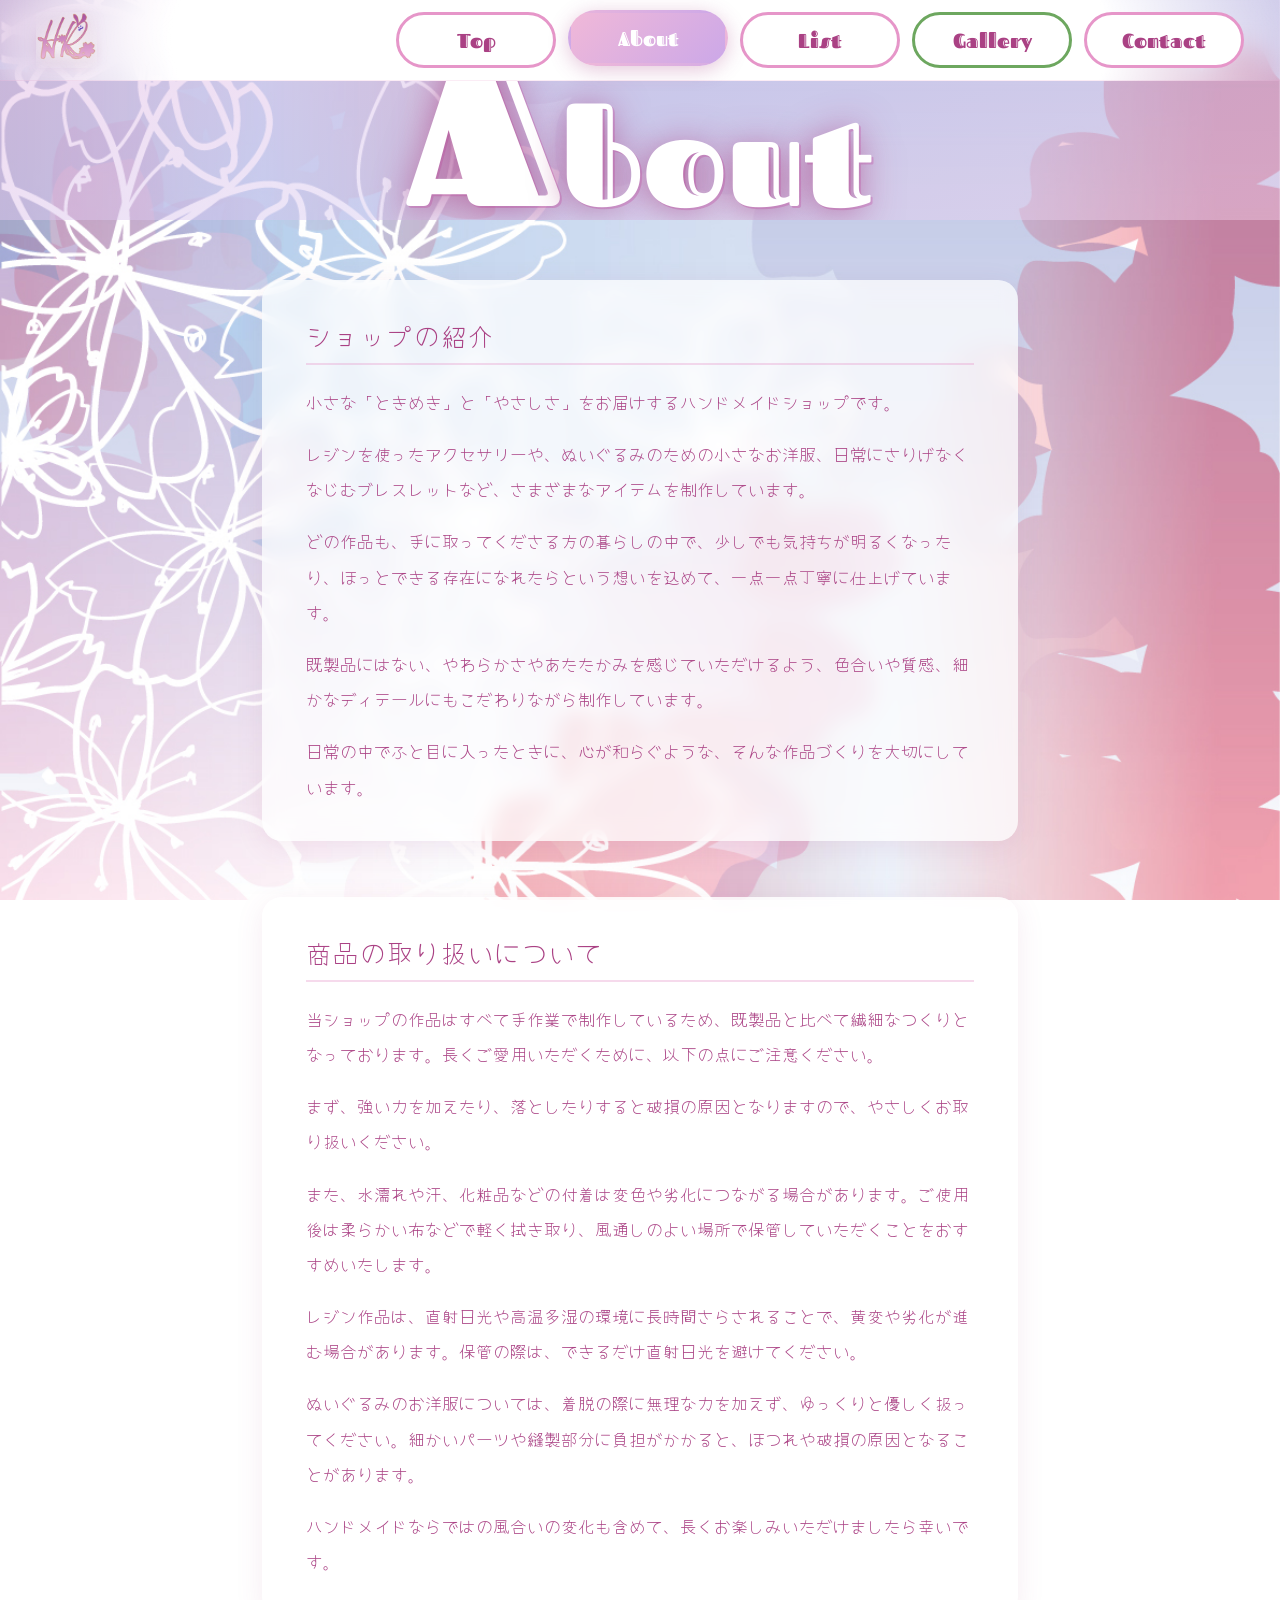
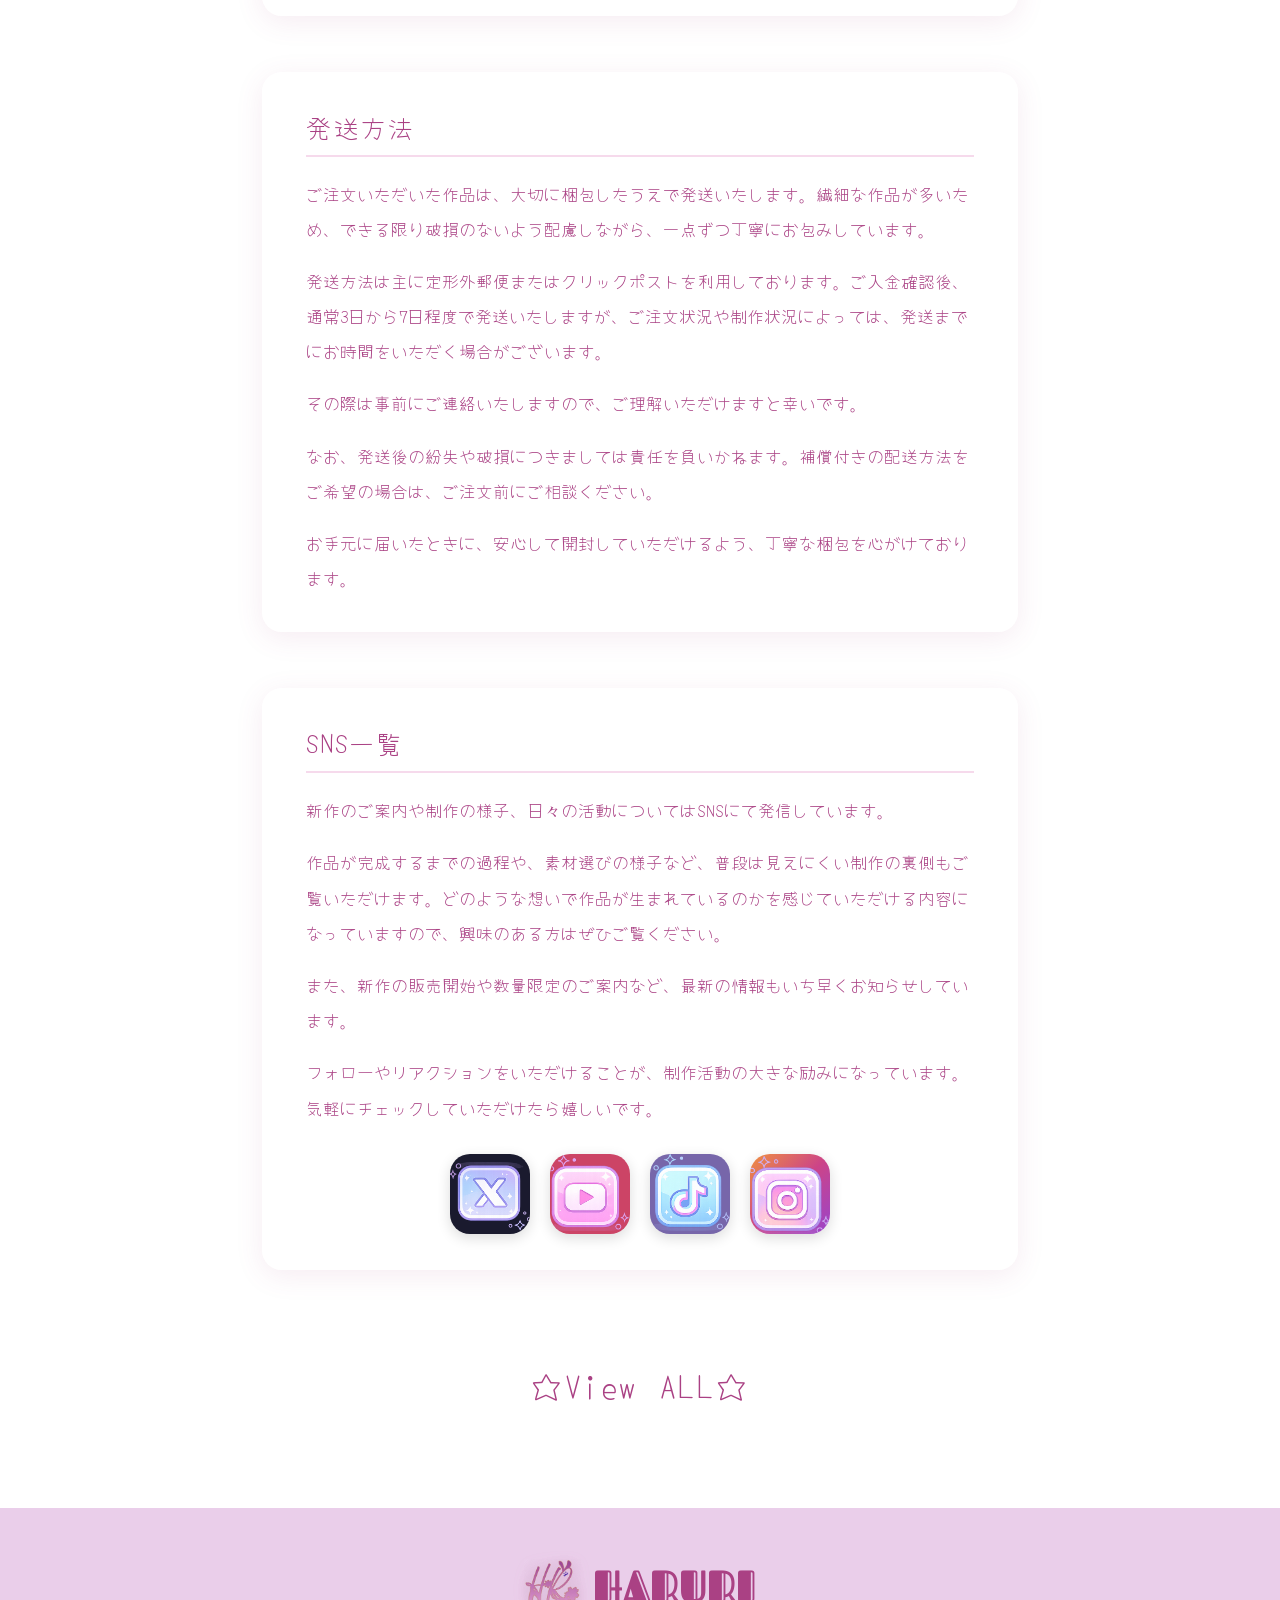
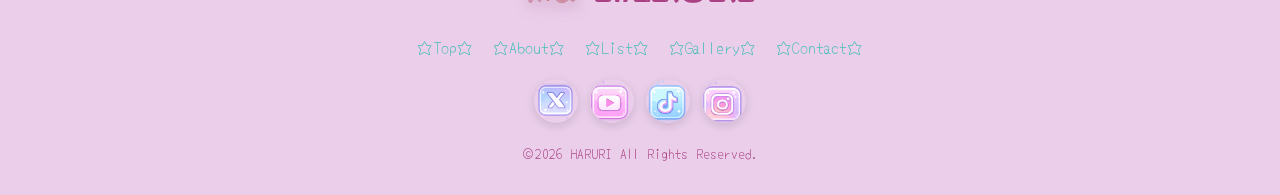
<file: about.html>
<!DOCTYPE html>
<html lang="ja">
<head>
  <meta charset="UTF-8" />
  <meta name="viewport" content="width=device-width, initial-scale=1.0" />
  <title>About - HARURI</title>
  <link rel="preconnect" href="https://fonts.googleapis.com" />
  <link rel="preconnect" href="https://fonts.gstatic.com" crossorigin />
  <link href="https://fonts.googleapis.com/css2?family=Fascinate+Inline&family=Yomogi&display=swap" rel="stylesheet" />
  <link rel="stylesheet" href="style.css" />
</head>
<body>

  <header class="site-header">
    <div class="header-inner">
      <a href="index.html" class="logo-link">
        <img src="./image/rogorogo.png" alt="HARURI ロゴ" class="logo-img" />
      </a>
      <nav class="global-nav">
        <a href="index.html"   class="nav-btn">Top</a>
        <a href="about.html"   class="nav-btn active">About</a>
        <a href="list.html"    class="nav-btn">List</a>
        <a href="gallery.html" class="nav-btn">Gallery</a>
        <a href="contact.html" class="nav-btn">Contact</a>
      </nav>
      <button class="hamburger" id="hamburger" aria-label="メニュー">
        <span></span><span></span><span></span>
      </button>
    </div>
    <div class="mobile-nav" id="mobileNav">
      <a href="index.html"   class="nav-btn">Top</a>
      <a href="about.html"   class="nav-btn active">About</a>
      <a href="list.html"    class="nav-btn">List</a>
      <a href="gallery.html" class="nav-btn">Gallery</a>
      <a href="contact.html" class="nav-btn">Contact</a>
    </div>
  </header>

  <section class="page-hero">
   <div class="gallery-hero-inner">
      <h1 class="gallery-big-title">
        <span class="gallery-title-cap">A</span>bout
      </h1>
    </div>
  </section>

  <main class="about-main">

    <section class="about-section fade-in">
      <h2 class="about-heading">ショップの紹介</h2>
      <div class="about-body">
        <p>小さな「ときめき」と「やさしさ」をお届けするハンドメイドショップです。</p>
        <p>レジンを使ったアクセサリーや、ぬいぐるみのための小さなお洋服、日常にさりげなくなじむブレスレットなど、さまざまなアイテムを制作しています。</p>
        <p>どの作品も、手に取ってくださる方の暮らしの中で、少しでも気持ちが明るくなったり、ほっとできる存在になれたらという想いを込めて、一点一点丁寧に仕上げています。</p>
        <p>既製品にはない、やわらかさやあたたかみを感じていただけるよう、色合いや質感、細かなディテールにもこだわりながら制作しています。</p>
        <p>日常の中でふと目に入ったときに、心が和らぐような、そんな作品づくりを大切にしています。</p>
      </div>
    </section>

    <section class="about-section fade-in" style="--delay:0.1s">
      <h2 class="about-heading">商品の取り扱いについて</h2>
      <div class="about-body">
        <p>当ショップの作品はすべて手作業で制作しているため、既製品と比べて繊細なつくりとなっております。長くご愛用いただくために、以下の点にご注意ください。</p>
        <p>まず、強い力を加えたり、落としたりすると破損の原因となりますので、やさしくお取り扱いください。</p>
        <p>また、水濡れや汗、化粧品などの付着は変色や劣化につながる場合があります。ご使用後は柔らかい布などで軽く拭き取り、風通しのよい場所で保管していただくことをおすすめいたします。</p>
        <p>レジン作品は、直射日光や高温多湿の環境に長時間さらされることで、黄変や劣化が進む場合があります。保管の際は、できるだけ直射日光を避けてください。</p>
        <p>ぬいぐるみのお洋服については、着脱の際に無理な力を加えず、ゆっくりと優しく扱ってください。細かいパーツや縫製部分に負担がかかると、ほつれや破損の原因となることがあります。</p>
        <p>ハンドメイドならではの風合いの変化も含めて、長くお楽しみいただけましたら幸いです。</p>
      </div>
    </section>

    <section class="about-section fade-in" style="--delay:0.2s">
      <h2 class="about-heading">発送方法</h2>
      <div class="about-body">
        <p>ご注文いただいた作品は、大切に梱包したうえで発送いたします。繊細な作品が多いため、できる限り破損のないよう配慮しながら、一点ずつ丁寧にお包みしています。</p>
        <p>発送方法は主に定形外郵便またはクリックポストを利用しております。ご入金確認後、通常3日から7日程度で発送いたしますが、ご注文状況や制作状況によっては、発送までにお時間をいただく場合がございます。</p>
        <p>その際は事前にご連絡いたしますので、ご理解いただけますと幸いです。</p>
        <p>なお、発送後の紛失や破損につきましては責任を負いかねます。補償付きの配送方法をご希望の場合は、ご注文前にご相談ください。</p>
        <p>お手元に届いたときに、安心して開封していただけるよう、丁寧な梱包を心がけております。</p>
      </div>
    </section>

    <section class="about-section fade-in" style="--delay:0.3s">
      <h2 class="about-heading">SNS一覧</h2>
      <div class="about-body">
        <p>新作のご案内や制作の様子、日々の活動についてはSNSにて発信しています。</p>
        <p>作品が完成するまでの過程や、素材選びの様子など、普段は見えにくい制作の裏側もご覧いただけます。どのような想いで作品が生まれているのかを感じていただける内容になっていますので、興味のある方はぜひご覧ください。</p>
        <p>また、新作の販売開始や数量限定のご案内など、最新の情報もいち早くお知らせしています。</p>
        <p>フォローやリアクションをいただけることが、制作活動の大きな励みになっています。気軽にチェックしていただけたら嬉しいです。</p>
      </div>
      <div class="about-sns">
        <a href="#" class="about-sns-btn about-sns-x"  aria-label="X"><img src="./image/Xアイコン.png" alt="X"></a>
        <a href="#" class="about-sns-btn about-sns-yt" aria-label="YouTube"><img src="./image/YouTubeアイコン.png" alt="YouTube"></a>
        <a href="#" class="about-sns-btn about-sns-tt" aria-label="TikTok"><img src="./image/ティックトックアイコン.png" alt="TikTok"></a>
        <a href="#" class="about-sns-btn about-sns-ig" aria-label="Instagram"><img src="./image/Instagramアイコン.png" alt="Instagram"></a>
      </div>
    </section>

    <div class="about-viewall fade-in" style="--delay:0.4s">
      <a href="gallery.html" class="viewall-link">☆View ALL☆</a>
    </div>

  </main>

  <footer class="site-footer">
    <div class="footer-inner">
      <div class="footer-logo-wrap">
        <img src="./image/rogorogo.png" alt="HARURI ロゴ" class="logo-img logo-img--footer" />
        <span class="footer-brand">HARURI</span>
      </div>
      <nav class="footer-nav">
        <a href="index.html">☆Top☆</a>
        <a href="about.html">☆About☆</a>
        <a href="list.html">☆List☆</a>
        <a href="gallery.html">☆Gallery☆</a>
        <a href="contact.html">☆Contact☆</a>
      </nav>
      <div class="footer-sns">
        <a href="#" class="sns-btn sns-x"  aria-label="X"><img src="./image/Xアイコン.png" alt="X"></a>
        <a href="#" class="sns-btn sns-yt" aria-label="YouTube"><img src="./image/YouTubeアイコン.png" alt="YouTube"></a>
        <a href="#" class="sns-btn sns-tt" aria-label="TikTok"><img src="./image/ティックトックアイコン.png" alt="TikTok"></a>
        <a href="#" class="sns-btn sns-ig" aria-label="Instagram"><img src="./image/Instagramアイコン.png" alt="Instagram"></a>
      </div>
      <p class="footer-copy">©2026 HARURI All Rights Reserved.</p>
    </div>
  </footer>

  <div class="petals-container" id="petalsContainer"></div>
  <script src="script.js"></script>
</body>
</html>
</file>
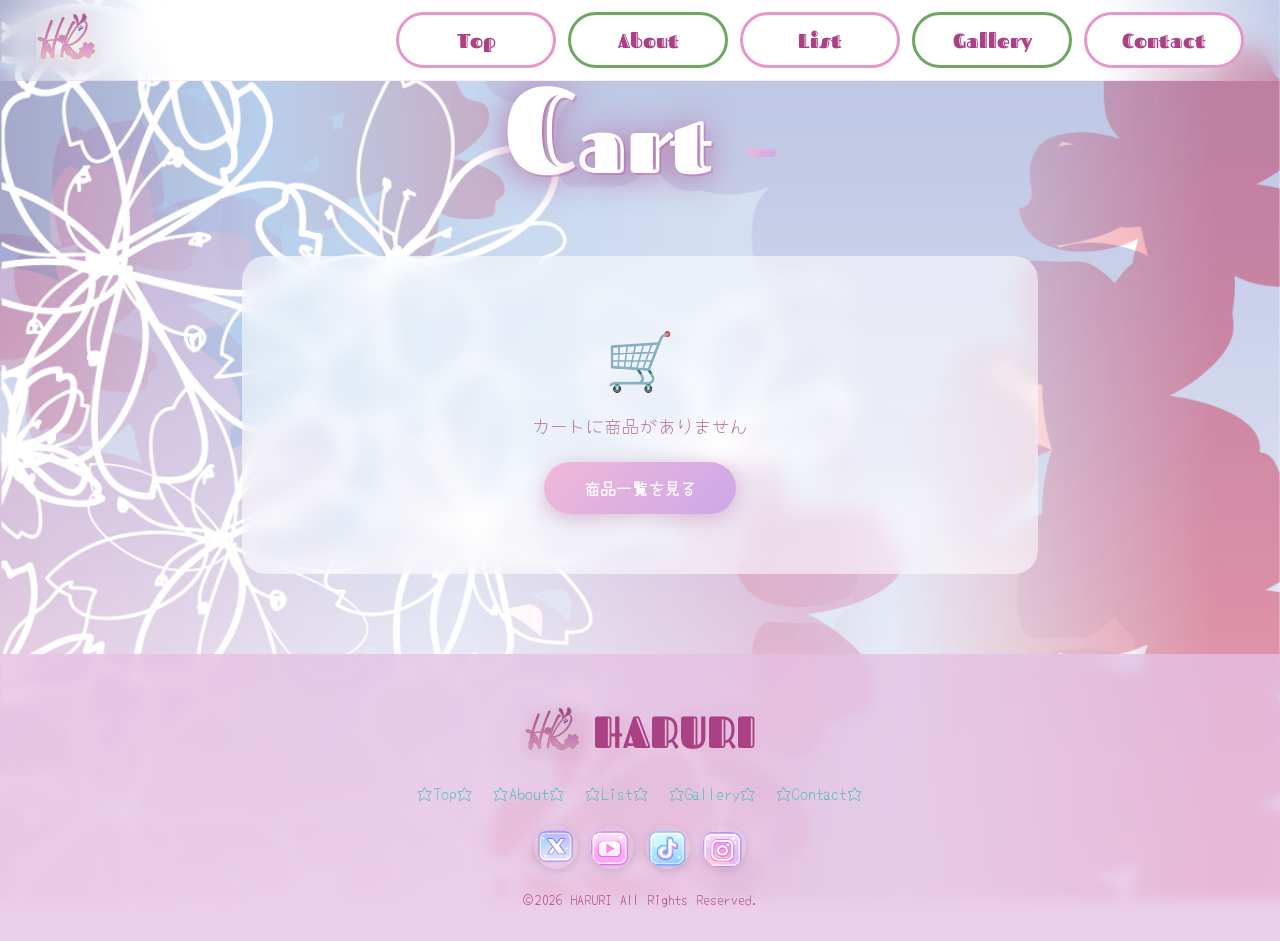
<file: cart.html>
<!DOCTYPE html>
<html lang="ja">
<head>
  <meta charset="UTF-8" />
  <meta name="viewport" content="width=device-width, initial-scale=1.0" />
  <title>カート - HARURI</title>
  <link rel="preconnect" href="https://fonts.googleapis.com" />
  <link rel="preconnect" href="https://fonts.gstatic.com" crossorigin />
  <link href="https://fonts.googleapis.com/css2?family=Fascinate+Inline&family=Yomogi&display=swap" rel="stylesheet" />
  <link rel="stylesheet" href="style.css" />
  <style>
    /* ===== カートページ専用スタイル ===== */
    .cart-main {
      max-width: 860px;
      margin: 0 auto;
      padding: 48px 32px 80px;
    }

    /* ページタイトル */
    .cart-title {
      font-family: var(--font-en);
      font-size: clamp(2.5rem, 7vw, 5rem);
      color: white;
      text-shadow: 0px 4px 35px rgba(170,65,132,0.7), 2px 2px 0 rgba(200,100,180,0.4);
      text-align: center;
      margin-bottom: 48px;
      animation: fadeInUp 0.7s cubic-bezier(0.4,0,0.2,1) both;
    }
    .cart-title-cap { font-size: 1.5em; display: inline-block; }

    /* カラのカート */
    .cart-empty {
      text-align: center;
      padding: 60px 32px;
      background: rgba(255,255,255,0.55);
      border-radius: 24px;
      backdrop-filter: blur(10px);
      animation: fadeInUp 0.6s 0.1s cubic-bezier(0.4,0,0.2,1) both;
    }
    .cart-empty-icon { font-size: 3.5rem; margin-bottom: 16px; }
    .cart-empty p {
      font-family: var(--font-jp);
      color: var(--pink);
      font-size: 1.1rem;
      margin-bottom: 24px;
      opacity: 0.8;
    }
    .btn-to-list {
      display: inline-block;
      padding: 14px 40px;
      border-radius: var(--radius-pill);
      background: linear-gradient(135deg, #f0b8d8, #cca8e8);
      color: white;
      font-family: var(--font-jp);
      font-size: 1rem;
      font-weight: 700;
      border: none;
      cursor: pointer;
      transition: var(--transition);
      box-shadow: 0 4px 20px rgba(170,65,132,0.3);
      text-decoration: none;
    }
    .btn-to-list:hover {
      transform: translateY(-2px);
      box-shadow: 0 8px 28px rgba(170,65,132,0.4);
    }

    /* カートアイテムリスト */
    .cart-list {
      display: flex;
      flex-direction: column;
      gap: 16px;
      margin-bottom: 32px;
      animation: fadeInUp 0.6s 0.05s cubic-bezier(0.4,0,0.2,1) both;
    }

    /* 各アイテム */
    .cart-item {
      display: grid;
      grid-template-columns: 80px 1fr auto;
      gap: 16px;
      align-items: center;
      background: rgba(255,255,255,0.7);
      backdrop-filter: blur(10px);
      border-radius: 20px;
      padding: 16px 20px;
      box-shadow: 0 4px 16px rgba(170,65,132,0.1);
      border: 1px solid rgba(230,150,201,0.2);
      transition: var(--transition);
    }
    .cart-item:hover {
      box-shadow: 0 6px 24px rgba(170,65,132,0.18);
      transform: translateY(-1px);
    }

    /* 商品画像 */
    .cart-item-img {
      width: 80px; height: 80px;
      border-radius: 50%;
      overflow: hidden;
      background: rgba(255,255,255,0.5);
      flex-shrink: 0;
      box-shadow:
        0 0 0 3px rgba(255,255,255,0.9),
        0 0 0 5px rgba(230,150,201,0.3);
    }
    .cart-item-img img {
      width: 100%; height: 100%;
      object-fit: cover; display: block;
    }

    /* 商品情報 */
    .cart-item-info { min-width: 0; }
    .cart-item-cat {
      font-family: var(--font-jp);
      font-size: 0.75rem;
      color: white;
      background: linear-gradient(135deg, #f0b8d8, #cca8e8);
      border-radius: 50px;
      padding: 2px 10px;
      display: inline-block;
      margin-bottom: 4px;
    }
    .cart-item-name {
      font-family: var(--font-jp);
      font-size: 0.95rem;
      color: var(--pink);
      font-weight: 700;
      margin-bottom: 4px;
      white-space: nowrap;
      overflow: hidden;
      text-overflow: ellipsis;
    }
    .cart-item-price {
      font-family: var(--font-jp);
      font-size: 0.9rem;
      color: var(--pink);
      opacity: 0.8;
    }

    /* 数量コントロール＆削除 */
    .cart-item-ctrl {
      display: flex;
      flex-direction: column;
      align-items: flex-end;
      gap: 8px;
      flex-shrink: 0;
    }
    .cart-qty-row {
      display: flex;
      align-items: center;
      gap: 8px;
    }
    .cart-qty-btn {
      width: 30px; height: 30px;
      border-radius: 50%;
      border: 2px solid var(--border-pink);
      background: white;
      color: var(--pink);
      font-size: 1rem;
      cursor: pointer;
      display: flex; align-items: center; justify-content: center;
      transition: var(--transition);
    }
    .cart-qty-btn:hover {
      background: linear-gradient(135deg, #f0b8d8, #cca8e8);
      color: white; border-color: transparent;
    }
    .cart-qty-num {
      font-family: var(--font-jp);
      font-size: 1rem;
      color: var(--pink);
      min-width: 24px;
      text-align: center;
    }
    .cart-item-subtotal {
      font-family: var(--font-jp);
      font-size: 1rem;
      color: var(--pink);
      font-weight: 700;
    }
    .cart-delete-btn {
      background: none;
      border: none;
      color: rgba(170,65,132,0.4);
      font-size: 0.8rem;
      cursor: pointer;
      transition: var(--transition);
      font-family: var(--font-jp);
      padding: 2px 6px;
    }
    .cart-delete-btn:hover { color: var(--pink); }

    /* 合計エリア */
    .cart-summary {
      background: rgba(255,255,255,0.75);
      backdrop-filter: blur(10px);
      border-radius: 24px;
      padding: 28px 32px;
      box-shadow: 0 4px 20px rgba(170,65,132,0.12);
      border: 1px solid rgba(230,150,201,0.25);
      animation: fadeInUp 0.6s 0.1s cubic-bezier(0.4,0,0.2,1) both;
    }
    .cart-summary-row {
      display: flex;
      justify-content: space-between;
      align-items: center;
      font-family: var(--font-jp);
      color: var(--pink);
      padding: 8px 0;
    }
    .cart-summary-row.total {
      border-top: 2px solid rgba(230,150,201,0.3);
      margin-top: 12px;
      padding-top: 16px;
      font-size: 1.3rem;
      font-weight: 700;
    }
    .cart-summary-row .label { opacity: 0.75; font-size: 0.9rem; }
    .cart-summary-row.total .label { opacity: 1; font-size: 1.1rem; }

    /* 購入ボタン */
    .cart-checkout-wrap {
      margin-top: 20px;
      display: flex;
      flex-direction: column;
      gap: 12px;
    }
    .btn-checkout {
      width: 100%;
      padding: 18px;
      border-radius: var(--radius-pill);
      border: none;
      background: linear-gradient(135deg, #f0b8d8, #cca8e8);
      color: white;
      font-family: var(--font-jp);
      font-size: 1.15rem;
      font-weight: 700;
      cursor: pointer;
      transition: var(--transition);
      box-shadow: 0 4px 24px rgba(170,65,132,0.35);
      letter-spacing: 0.05em;
    }
    .btn-checkout:hover {
      transform: translateY(-2px);
      box-shadow: 0 8px 32px rgba(170,65,132,0.45);
    }
    .btn-checkout:active { transform: scale(0.98); }

    .btn-continue {
      width: 100%;
      padding: 14px;
      border-radius: var(--radius-pill);
      border: 2px solid var(--border-pink);
      background: white;
      color: var(--pink);
      font-family: var(--font-jp);
      font-size: 1rem;
      cursor: pointer;
      transition: var(--transition);
      text-align: center;
      display: block;
      text-decoration: none;
    }
    .btn-continue:hover {
      background: rgba(255,240,250,0.9);
      transform: translateY(-1px);
    }

    /* お知らせ */
    .cart-notice {
      font-family: var(--font-jp);
      font-size: 0.8rem;
      color: var(--pink);
      opacity: 0.6;
      text-align: center;
      margin-top: 16px;
      line-height: 1.8;
    }

    /* カート上部のアイテム数バッジ */
    .cart-count-badge {
      display: inline-block;
      background: linear-gradient(135deg, #f0b8d8, #cca8e8);
      color: white;
      font-family: var(--font-jp);
      font-size: 0.85rem;
      border-radius: 50px;
      padding: 4px 14px;
      margin-left: 10px;
      vertical-align: middle;
    }

    /* モーダル（購入確認） */
    .checkout-modal-overlay {
      position: fixed; inset: 0;
      background: rgba(170,65,132,0.18);
      backdrop-filter: blur(6px);
      z-index: 500;
      display: none;
      align-items: center;
      justify-content: center;
    }
    .checkout-modal-overlay.open { display: flex; }
    .checkout-modal {
      background: rgba(255,255,255,0.97);
      border-radius: 28px;
      padding: 40px 40px 32px;
      max-width: 480px;
      width: 90%;
      text-align: center;
      box-shadow: 0 20px 60px rgba(170,65,132,0.3);
      animation: fadeInUp 0.4s cubic-bezier(0.4,0,0.2,1) both;
    }
    .checkout-modal h2 {
      font-family: var(--font-jp);
      font-size: 1.4rem;
      color: var(--pink);
      margin-bottom: 12px;
    }
    .checkout-modal p {
      font-family: var(--font-jp);
      font-size: 0.95rem;
      color: var(--pink);
      opacity: 0.75;
      line-height: 1.8;
      margin-bottom: 24px;
    }
    .checkout-modal-btns {
      display: flex;
      gap: 12px;
    }
    .modal-btn-contact {
      flex: 1;
      padding: 14px;
      border-radius: var(--radius-pill);
      background: linear-gradient(135deg, #f0b8d8, #cca8e8);
      color: white;
      font-family: var(--font-jp);
      font-size: 0.95rem;
      font-weight: 700;
      border: none;
      cursor: pointer;
      transition: var(--transition);
      text-decoration: none;
      display: inline-block;
    }
    .modal-btn-contact:hover { transform: translateY(-2px); box-shadow: 0 4px 16px rgba(170,65,132,0.3); }
    .modal-btn-cancel {
      flex: 1;
      padding: 14px;
      border-radius: var(--radius-pill);
      border: 2px solid var(--border-pink);
      background: white;
      color: var(--pink);
      font-family: var(--font-jp);
      font-size: 0.95rem;
      cursor: pointer;
      transition: var(--transition);
    }
    .modal-btn-cancel:hover { background: rgba(255,240,250,0.9); }

    @media (max-width: 768px) {
      .cart-main { padding: 32px 16px 64px; }
      .cart-item { grid-template-columns: 64px 1fr; }
      .cart-item-ctrl { grid-column: 1 / -1; flex-direction: row; justify-content: space-between; align-items: center; border-top: 1px solid rgba(230,150,201,0.2); padding-top: 10px; margin-top: 4px; }
      .cart-summary { padding: 20px 20px; }
    }
    @media (max-width: 480px) {
      .cart-item { gap: 10px; padding: 14px 14px; }
      .cart-item-img { width: 64px; height: 64px; }
    }
  </style>
</head>
<body>

  <!-- ===== HEADER ===== -->
  <header class="site-header">
    <div class="header-inner">
      <a href="index.html" class="logo-link">
        <img src="./image/rogorogo.png" alt="HARURI ロゴ" class="logo-img" />
      </a>
      <nav class="global-nav">
        <a href="index.html"   class="nav-btn">Top</a>
        <a href="about.html"   class="nav-btn">About</a>
        <a href="list.html"    class="nav-btn">List</a>
        <a href="gallery.html" class="nav-btn">Gallery</a>
        <a href="contact.html" class="nav-btn">Contact</a>
      </nav>
      <button class="hamburger" id="hamburger" aria-label="メニュー">
        <span></span><span></span><span></span>
      </button>
    </div>
    <div class="mobile-nav" id="mobileNav">
      <a href="index.html"   class="nav-btn">Top</a>
      <a href="about.html"   class="nav-btn">About</a>
      <a href="list.html"    class="nav-btn">List</a>
      <a href="gallery.html" class="nav-btn">Gallery</a>
      <a href="contact.html" class="nav-btn">Contact</a>
    </div>
  </header>

  <!-- ===== メインコンテンツ ===== -->
  <main class="cart-main">

    <h1 class="cart-title">
      <span class="cart-title-cap">C</span>art
      <span class="cart-count-badge" id="cartBadge"></span>
    </h1>

    <div id="cartContent">
      <!-- JSで動的に生成 -->
    </div>

  </main>

  <!-- ===== 購入確認モーダル ===== -->
  <div class="checkout-modal-overlay" id="checkoutModal">
    <div class="checkout-modal">
      <h2>🌸 ご購入について</h2>
      <p>
        HARURIではオーナーへの直接連絡にてご注文を承っています。<br>
        Contactページよりカート内容をお知らせいただくか、SNSのDMにてご連絡ください。
      </p>
      <div class="checkout-modal-btns">
        <a href="contact.html" class="modal-btn-contact">Contactへ</a>
        <button class="modal-btn-cancel" onclick="closeCheckoutModal()">閉じる</button>
      </div>
    </div>
  </div>

  <!-- ===== FOOTER ===== -->
  <footer class="site-footer">
    <div class="footer-inner">
      <div class="footer-logo-wrap">
        <img src="./image/rogorogo.png" alt="HARURI ロゴ" class="logo-img logo-img--footer" />
        <span class="footer-brand">HARURI</span>
      </div>
      <nav class="footer-nav">
        <a href="index.html">☆Top☆</a>
        <a href="about.html">☆About☆</a>
        <a href="list.html">☆List☆</a>
        <a href="gallery.html">☆Gallery☆</a>
        <a href="contact.html">☆Contact☆</a>
      </nav>
      <div class="footer-sns">
        <a href="#" class="sns-btn sns-x"  aria-label="X"><img src="./image/Xアイコン.png" alt="X"></a>
        <a href="#" class="sns-btn sns-yt" aria-label="YouTube"><img src="./image/YouTubeアイコン.png" alt="YouTube"></a>
        <a href="#" class="sns-btn sns-tt" aria-label="TikTok"><img src="./image/ティックトックアイコン.png" alt="TikTok"></a>
        <a href="#" class="sns-btn sns-ig" aria-label="Instagram"><img src="./image/Instagramアイコン.png" alt="Instagram"></a>
      </div>
      <p class="footer-copy">©2026 HARURI All Rights Reserved.</p>
    </div>
  </footer>

  <div class="petals-container" id="petalsContainer"></div>
  <script src="script.js"></script>

  <script>
    /* ============================================================
       カートのレンダリング
       ============================================================ */
    function getCart() {
      try {
        return JSON.parse(localStorage.getItem('haruriCart') || '[]');
      } catch(e) { return []; }
    }

    function saveCart(cart) {
      localStorage.setItem('haruriCart', JSON.stringify(cart));
    }

    function render() {
      const cart = getCart();
      const badge = document.getElementById('cartBadge');
      const content = document.getElementById('cartContent');

      const totalQty = cart.reduce((s, i) => s + i.qty, 0);
      badge.textContent = totalQty > 0 ? `${totalQty}点` : '';

      if (cart.length === 0) {
        content.innerHTML = `
          <div class="cart-empty">
            <div class="cart-empty-icon">🛒</div>
            <p>カートに商品がありません</p>
            <a href="list.html" class="btn-to-list">商品一覧を見る</a>
          </div>`;
        return;
      }

      // アイテムリスト
      const itemsHtml = cart.map((item, idx) => `
        <div class="cart-item">
          <a href="detail.html?id=${item.id}" class="cart-item-img">
            <img src="${item.img}" alt="${item.name}" onerror="this.style.display='none'">
          </a>
          <div class="cart-item-info">
            <span class="cart-item-cat">${item.cat}</span>
            <p class="cart-item-name">${item.name}</p>
            <p class="cart-item-price">￥ ${item.price.toLocaleString()} × ${item.qty}</p>
          </div>
          <div class="cart-item-ctrl">
            <div class="cart-qty-row">
              <button class="cart-qty-btn" onclick="changeQty(${idx}, -1)">－</button>
              <span class="cart-qty-num">${item.qty}</span>
              <button class="cart-qty-btn" onclick="changeQty(${idx}, 1)">＋</button>
            </div>
            <p class="cart-item-subtotal">￥ ${(item.price * item.qty).toLocaleString()}</p>
            <button class="cart-delete-btn" onclick="removeItem(${idx})">✕ 削除</button>
          </div>
        </div>
      `).join('');

      // 合計
      const subtotal = cart.reduce((s, i) => s + i.price * i.qty, 0);
      const shipping = subtotal >= 3000 ? 0 : 200; // 3000円以上送料無料（例）
      const total = subtotal + shipping;

      content.innerHTML = `
        <div class="cart-list">${itemsHtml}</div>
        <div class="cart-summary">
          <div class="cart-summary-row">
            <span class="label">小計</span>
            <span>￥ ${subtotal.toLocaleString()}</span>
          </div>
          <div class="cart-summary-row">
            <span class="label">送料${subtotal >= 3000 ? '（3,000円以上 送料無料）' : ''}</span>
            <span>${shipping === 0 ? '無料' : `￥ ${shipping.toLocaleString()}`}</span>
          </div>
          <div class="cart-summary-row total">
            <span class="label">合計</span>
            <span>￥ ${total.toLocaleString()}</span>
          </div>
          <div class="cart-checkout-wrap">
            <button class="btn-checkout" onclick="openCheckoutModal()">ご購入手続きへ ✦</button>
            <a href="list.html" class="btn-continue">← 買い物を続ける</a>
          </div>
          <p class="cart-notice">
            ※ お支払い方法・詳細はオーナーとのやり取りにてご確認ください<br>
            ※ 送料は目安です。発送方法により変わる場合があります
          </p>
        </div>
      `;
    }

    /* ============================================================
       数量変更
       ============================================================ */
    function changeQty(idx, diff) {
      const cart = getCart();
      cart[idx].qty = Math.max(1, cart[idx].qty + diff);
      saveCart(cart);
      render();
    }

    /* ============================================================
       アイテム削除
       ============================================================ */
    function removeItem(idx) {
      const cart = getCart();
      cart.splice(idx, 1);
      saveCart(cart);
      render();
    }

    /* ============================================================
       購入確認モーダル
       ============================================================ */
    function openCheckoutModal() {
      document.getElementById('checkoutModal').classList.add('open');
      document.body.style.overflow = 'hidden';
    }
    function closeCheckoutModal() {
      document.getElementById('checkoutModal').classList.remove('open');
      document.body.style.overflow = '';
    }
    document.getElementById('checkoutModal').addEventListener('click', function(e) {
      if (e.target === this) closeCheckoutModal();
    });

    // 初期表示
    render();
  </script>
</body>
</html>
</file>
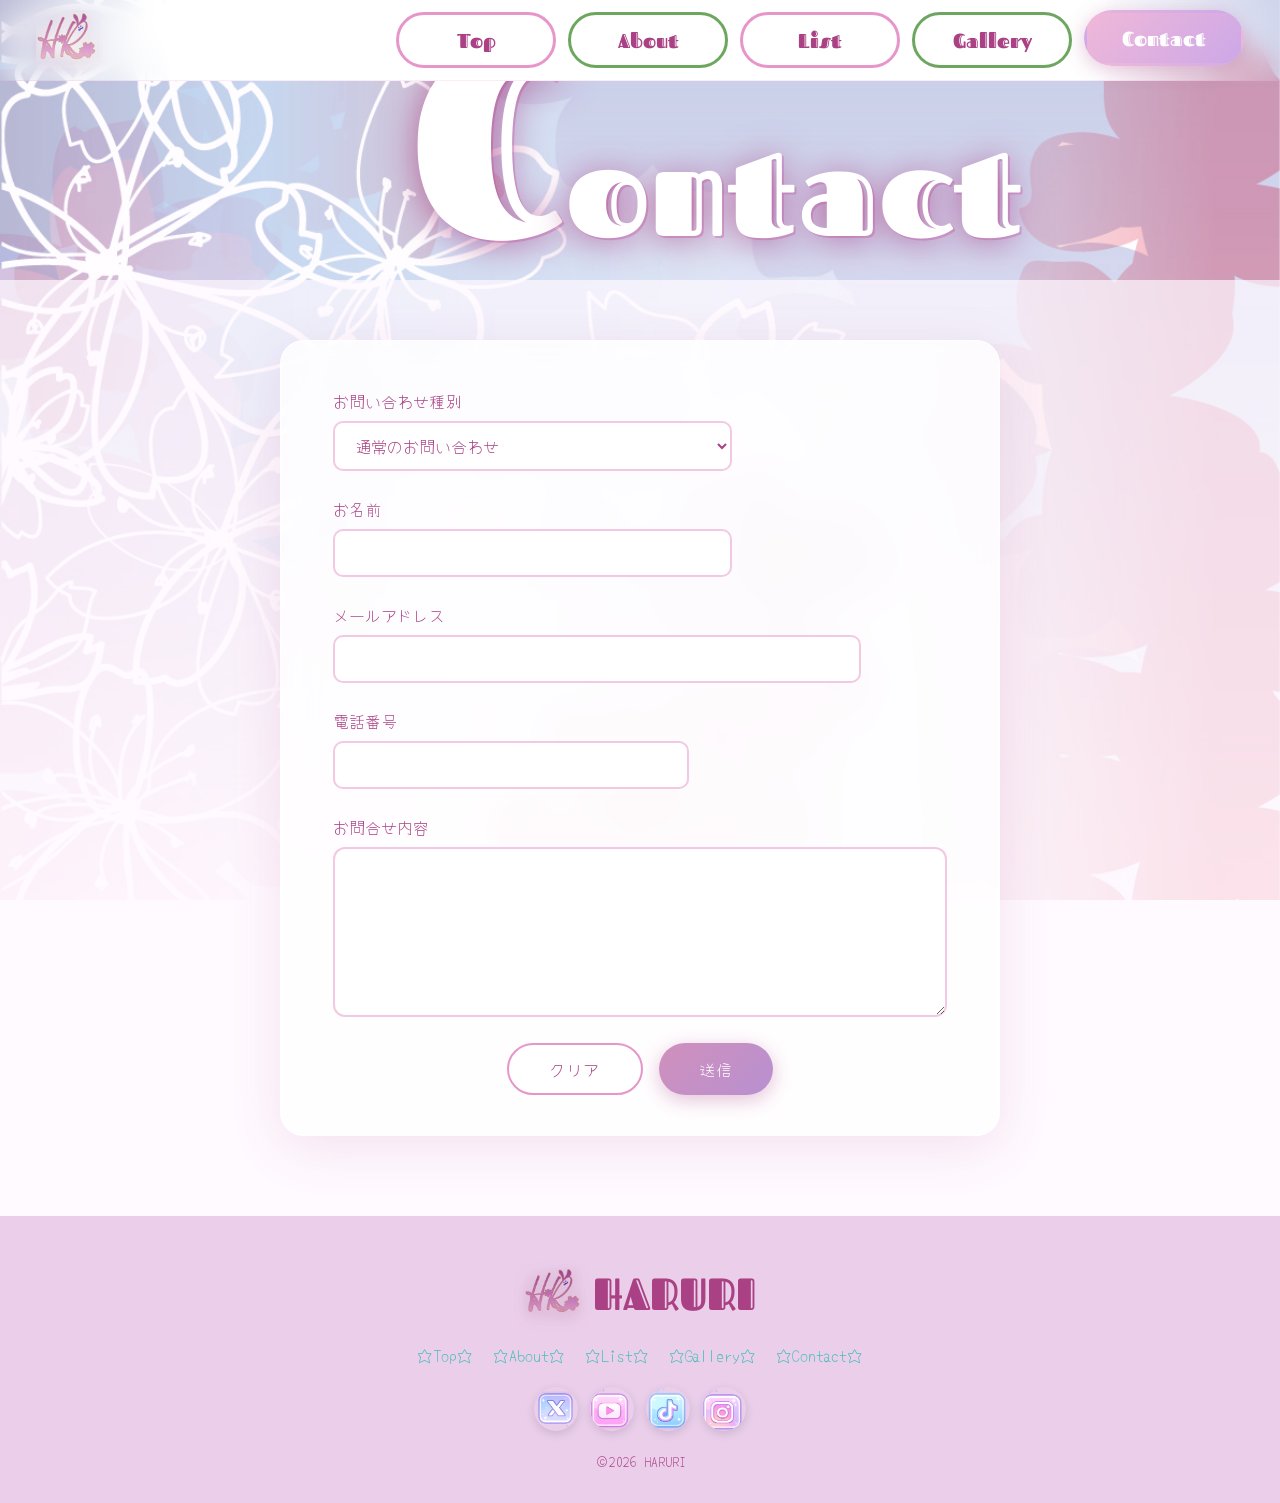
<file: contact.html>
<!DOCTYPE html>
<html lang="ja">
<head>
  <meta charset="UTF-8" />
  <meta name="viewport" content="width=device-width, initial-scale=1.0" />
  <title>Contact - HARURI</title>

  <link rel="preconnect" href="https://fonts.googleapis.com" />
  <link rel="preconnect" href="https://fonts.gstatic.com" crossorigin />
  <link href="https://fonts.googleapis.com/css2?family=Fascinate+Inline&family=Yomogi&display=swap" rel="stylesheet" />
  <link rel="stylesheet" href="style.css" />
</head>

<body>

<!-- ===== HEADER ===== -->
<header class="site-header">
  <div class="header-inner">
    <a href="index.html" class="logo-link">
      <img src="./image/rogorogo.png" alt="HARURI ロゴ" class="logo-img" />
    </a>

    <nav class="global-nav">
      <a href="index.html"   class="nav-btn">Top</a>
      <a href="about.html"   class="nav-btn">About</a>
      <a href="list.html"    class="nav-btn">List</a>
      <a href="gallery.html" class="nav-btn">Gallery</a>
      <a href="contact.html" class="nav-btn active">Contact</a>
    </nav>

    <button class="hamburger" id="hamburger">
      <span></span><span></span><span></span>
    </button>
  </div>

  <div class="mobile-nav" id="mobileNav">
    <a href="index.html"   class="nav-btn">Top</a>
    <a href="about.html"   class="nav-btn">About</a>
    <a href="list.html"    class="nav-btn">List</a>
    <a href="gallery.html" class="nav-btn">Gallery</a>
    <a href="contact.html" class="nav-btn active">Contact</a>
  </div>
</header>

<!-- ===== HERO ===== -->
<section class="contact-hero">
  <div class="gallery-hero-inner">
    <h1 class="gallery-big-title">
      <span class="gallery-title-cap">C</span>ontact
    </h1>
  </div>
</section>

<!-- ===== FORM ===== -->
<section class="contact-form-section">
  <div class="contact-form-wrap">

    <div class="form-card">

      <!-- ▼ 種別選択 -->
      <div class="form-group">
        <label class="form-label">お問い合わせ種別</label>
        <select class="form-input" id="type" onchange="toggleOrderFields()">
          <option value="normal">通常のお問い合わせ</option>
          <option value="order">オーダーメイド</option>
        </select>
      </div>

      <!-- 共通項目 -->
      <div class="form-group">
        <label class="form-label">お名前</label>
        <input class="form-input" type="text" />
      </div>

      <div class="form-group">
        <label class="form-label">メールアドレス</label>
        <input class="form-input form-input--wide" type="email" />
      </div>

      <div class="form-group">
        <label class="form-label">電話番号</label>
        <input class="form-input form-input--mid" type="tel" />
      </div>

      <!-- ▼ 通常問い合わせ -->
      <div id="normalFields">
        <div class="form-group">
          <label class="form-label">お問合せ内容</label>
          <textarea class="form-textarea"></textarea>
        </div>
      </div>

      <!-- ▼ オーダーメイド専用 -->
      <div id="orderFields" style="display:none;">

        <div class="form-group">
          <label class="form-label">希望アイテム</label>
          <input class="form-input" type="text" placeholder="例：ぬい服・チャーム" />
        </div>

        <div class="form-group">
          <label class="form-label">ご予算</label>
          <input class="form-input" type="text" placeholder="例：3000円〜5000円" />
        </div>

        <div class="form-group">
          <label class="form-label">イメージ詳細</label>
          <textarea class="form-textarea" placeholder="色・素材・雰囲気など"></textarea>
        </div>

      </div>

      <!-- ボタン -->
      <div class="form-buttons">
        <button class="btn-clear" type="button" onclick="clearForm()">クリア</button>
        <button class="btn-send" type="button" onclick="submitForm()">送信</button>
      </div>

    </div>
  </div>
</section>

<!-- ===== FOOTER ===== -->
<footer class="site-footer">
  <div class="footer-inner">

    <div class="footer-logo-wrap">
      <img src="./image/rogorogo.png" class="logo-img logo-img--footer" />
      <span class="footer-brand">HARURI</span>
    </div>

    <nav class="footer-nav">
      <a href="index.html">☆Top☆</a>
      <a href="about.html">☆About☆</a>
      <a href="list.html">☆List☆</a>
      <a href="gallery.html">☆Gallery☆</a>
      <a href="contact.html">☆Contact☆</a>
    </nav>

    <div class="footer-sns">
      <a href="#" class="sns-btn sns-x"><img src="./image/Xアイコン.png"></a>
      <a href="#" class="sns-btn sns-yt"><img src="./image/YouTubeアイコン.png"></a>
      <a href="#" class="sns-btn sns-tt"><img src="./image/ティックトックアイコン.png"></a>
      <a href="#" class="sns-btn sns-ig"><img src="./image/Instagramアイコン.png"></a>
    </div>

    <p class="footer-copy">©2026 HARURI</p>

  </div>
</footer>

<!-- ===== TOAST ===== -->
<div class="toast" id="toast">送信しました！ありがとうございます🌸</div>

<script src="script.js"></script>

<!-- ===== JS（追加） ===== -->
<script>
function toggleOrderFields() {
  const type = document.getElementById("type").value;
  const order = document.getElementById("orderFields");
  const normal = document.getElementById("normalFields");

  if (type === "order") {
    order.style.display = "block";
    normal.style.display = "none";
  } else {
    order.style.display = "none";
    normal.style.display = "block";
  }
}
</script>

</body>
</html>
</file>
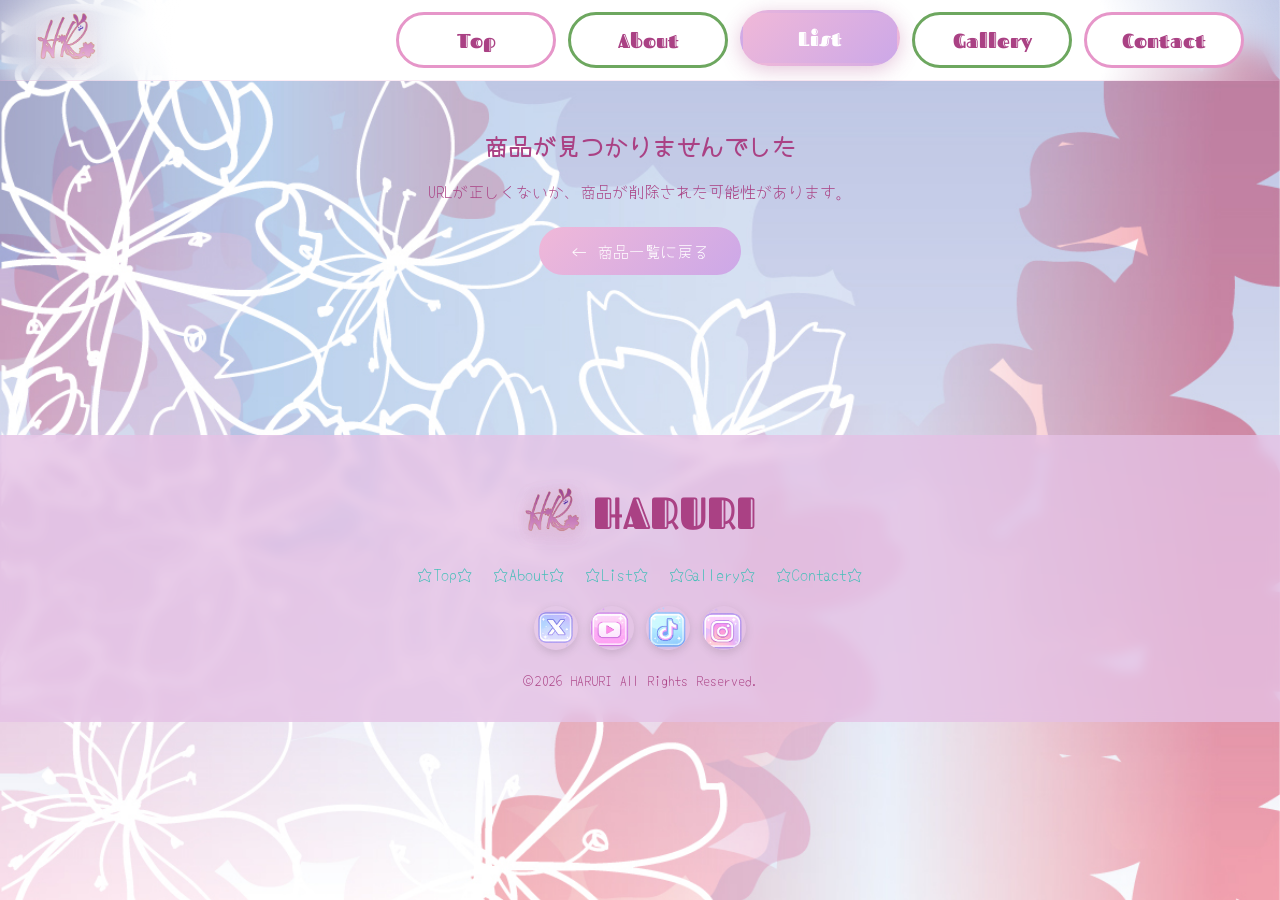
<file: detail.html>
<!DOCTYPE html>
<html lang="ja">
<head>
  <meta charset="UTF-8" />
  <meta name="viewport" content="width=device-width, initial-scale=1.0" />
  <title>商品詳細 - HARURI</title>
  <link rel="preconnect" href="https://fonts.googleapis.com" />
  <link rel="preconnect" href="https://fonts.gstatic.com" crossorigin />
  <link href="https://fonts.googleapis.com/css2?family=Fascinate+Inline&family=Yomogi&display=swap" rel="stylesheet" />
  <link rel="stylesheet" href="style.css" />
  <style>
    /* ===== 詳細ページ専用スタイル ===== */
    .detail-main {
      max-width: 960px;
      margin: 0 auto;
      padding: 48px 32px 80px;
    }

    /* パンくずリスト */
    .breadcrumb {
      font-family: var(--font-jp);
      font-size: 0.85rem;
      color: var(--pink);
      margin-bottom: 32px;
      opacity: 0.75;
    }
    .breadcrumb a { color: var(--pink); text-decoration: underline; }
    .breadcrumb a:hover { opacity: 0.7; }
    .breadcrumb span { margin: 0 6px; }

    /* メインレイアウト */
    .detail-layout {
      display: grid;
      grid-template-columns: 1fr 1fr;
      gap: 56px;
      align-items: start;
    }

    /* 画像エリア */
    .detail-img-wrap {
      position: relative;
    }
    .detail-img-frame {
      width: 100%;
      aspect-ratio: 1;
      border-radius: 50%;
      overflow: hidden;
      background: rgba(255,255,255,0.5);
      box-shadow:
        0 0 0 5px rgba(255,255,255,0.9),
        0 0 0 10px rgba(230,150,201,0.4),
        0 20px 60px rgba(170,65,132,0.25);
      animation: fadeInUp 0.7s cubic-bezier(0.4,0,0.2,1) both;
    }
    .detail-img-frame img {
      width: 100%; height: 100%;
      object-fit: cover; display: block;
    }
    /* キラキラ装飾 */
    .detail-sparkle {
      position: absolute;
      font-size: 1.4rem;
      color: rgba(255,200,230,0.9);
      text-shadow: 0 0 10px rgba(255,150,200,0.8);
      pointer-events: none;
      animation: sparklePulse 2.5s ease-in-out infinite;
    }
    .detail-sparkle--1 { top: -10px; left: 20%;  animation-delay: 0s; }
    .detail-sparkle--2 { top: 15%;  right: -10px; animation-delay: 0.7s; font-size: 1rem; }
    .detail-sparkle--3 { bottom: 5%; left: -10px; animation-delay: 1.2s; font-size: 1.2rem; }
    @keyframes sparklePulse {
      0%,100% { opacity: 0.4; transform: scale(0.85); }
      50%      { opacity: 1;   transform: scale(1.2); }
    }

    /* 情報エリア */
    .detail-info {
      padding-top: 8px;
      animation: fadeInUp 0.7s 0.15s cubic-bezier(0.4,0,0.2,1) both;
    }
    .detail-cat-badge {
      display: inline-block;
      font-family: var(--font-jp);
      font-size: 0.8rem;
      color: white;
      background: linear-gradient(135deg, #f0b8d8, #cca8e8);
      border-radius: 50px;
      padding: 4px 16px;
      margin-bottom: 12px;
      letter-spacing: 0.05em;
    }
    .detail-name {
      font-family: var(--font-jp);
      font-size: clamp(1.4rem, 3vw, 2rem);
      color: var(--pink);
      margin-bottom: 8px;
      line-height: 1.4;
    }
    .detail-price {
      font-family: var(--font-jp);
      font-size: clamp(1.5rem, 3vw, 2.2rem);
      color: var(--pink);
      font-weight: 700;
      margin-bottom: 24px;
    }

    .detail-divider {
      width: 100%;
      height: 1px;
      background: linear-gradient(to right, rgba(230,150,201,0.6), transparent);
      margin-bottom: 24px;
    }

    .detail-desc {
      font-family: var(--font-jp);
      font-size: 0.95rem;
      color: var(--pink);
      line-height: 2;
      margin-bottom: 28px;
      opacity: 0.85;
    }

    /* 数量 */
    .detail-qty-wrap {
      display: flex;
      align-items: center;
      gap: 14px;
      margin-bottom: 24px;
    }
    .detail-qty-label {
      font-family: var(--font-jp);
      font-size: 0.9rem;
      color: var(--pink);
    }
    .qty-btn {
      width: 36px; height: 36px;
      border-radius: 50%;
      border: 2px solid var(--border-pink);
      background: white;
      color: var(--pink);
      font-size: 1.2rem;
      cursor: pointer;
      display: flex; align-items: center; justify-content: center;
      transition: var(--transition);
    }
    .qty-btn:hover {
      background: linear-gradient(135deg, #f0b8d8, #cca8e8);
      color: white; border-color: transparent;
    }
    .qty-num {
      font-family: var(--font-jp);
      font-size: 1.1rem;
      color: var(--pink);
      min-width: 28px;
      text-align: center;
    }

    /* ボタン */
    .detail-btn-wrap {
      display: flex;
      flex-direction: column;
      gap: 12px;
      margin-bottom: 28px;
    }
    .btn-cart {
      width: 100%;
      padding: 16px;
      border-radius: var(--radius-pill);
      border: none;
      background: linear-gradient(135deg, #f0b8d8, #cca8e8);
      color: white;
      font-family: var(--font-jp);
      font-size: 1.1rem;
      font-weight: 700;
      cursor: pointer;
      transition: var(--transition);
      box-shadow: 0 4px 20px rgba(170,65,132,0.3);
      letter-spacing: 0.05em;
    }
    .btn-cart:hover {
      transform: translateY(-2px);
      box-shadow: 0 8px 28px rgba(170,65,132,0.4);
    }
    .btn-cart:active { transform: scale(0.98); }

    .btn-back {
      width: 100%;
      padding: 14px;
      border-radius: var(--radius-pill);
      border: 2px solid var(--border-pink);
      background: white;
      color: var(--pink);
      font-family: var(--font-jp);
      font-size: 1rem;
      cursor: pointer;
      transition: var(--transition);
    }
    .btn-back:hover {
      background: rgba(255,240,250,0.9);
      transform: translateY(-1px);
    }

    /* 注意書き */
    .detail-notes {
      font-family: var(--font-jp);
      font-size: 0.8rem;
      color: var(--pink);
      opacity: 0.65;
      line-height: 1.9;
    }
    .detail-notes p::before { content: '・'; }

    /* トースト */
    .toast {
      position: fixed;
      bottom: 32px; left: 50%;
      transform: translateX(-50%) translateY(20px);
      background: linear-gradient(135deg, #f0b8d8, #cca8e8);
      color: white;
      font-family: var(--font-jp);
      font-size: 1rem;
      padding: 14px 32px;
      border-radius: 50px;
      box-shadow: 0 6px 24px rgba(170,65,132,0.35);
      opacity: 0;
      transition: all 0.4s cubic-bezier(0.4,0,0.2,1);
      z-index: 999;
      pointer-events: none;
      white-space: nowrap;
    }
    .toast.show {
      opacity: 1;
      transform: translateX(-50%) translateY(0);
    }

    /* 存在しない商品 */
    .detail-notfound {
      text-align: center;
      padding: 80px 32px;
      font-family: var(--font-jp);
      color: var(--pink);
    }
    .detail-notfound h2 { font-size: 1.5rem; margin-bottom: 16px; }
    .detail-notfound a {
      display: inline-block;
      margin-top: 24px;
      padding: 12px 32px;
      border-radius: var(--radius-pill);
      background: linear-gradient(135deg, #f0b8d8, #cca8e8);
      color: white;
      font-size: 1rem;
    }

    @media (max-width: 768px) {
      .detail-main { padding: 32px 16px 64px; }
      .detail-layout { grid-template-columns: 1fr; gap: 32px; }
      .detail-img-frame { max-width: 320px; margin: 0 auto; }
    }
  </style>
</head>
<body>

  <!-- ===== HEADER ===== -->
  <header class="site-header">
    <div class="header-inner">
      <a href="index.html" class="logo-link">
        <img src="./image/rogorogo.png" alt="HARURI ロゴ" class="logo-img" />
      </a>
      <nav class="global-nav">
        <a href="index.html"   class="nav-btn">Top</a>
        <a href="about.html"   class="nav-btn">About</a>
        <a href="list.html"    class="nav-btn active">List</a>
        <a href="gallery.html" class="nav-btn">Gallery</a>
        <a href="contact.html" class="nav-btn">Contact</a>
      </nav>
      <button class="hamburger" id="hamburger" aria-label="メニュー">
        <span></span><span></span><span></span>
      </button>
    </div>
    <div class="mobile-nav" id="mobileNav">
      <a href="index.html"   class="nav-btn">Top</a>
      <a href="about.html"   class="nav-btn">About</a>
      <a href="list.html"    class="nav-btn active">List</a>
      <a href="gallery.html" class="nav-btn">Gallery</a>
      <a href="contact.html" class="nav-btn">Contact</a>
    </div>
  </header>

  <!-- ===== メインコンテンツ ===== -->
  <main class="detail-main" id="detailMain">
    <!-- JSで動的に生成 -->
  </main>

  <!-- ===== FOOTER ===== -->
  <footer class="site-footer">
    <div class="footer-inner">
      <div class="footer-logo-wrap">
        <img src="./image/rogorogo.png" alt="HARURI ロゴ" class="logo-img logo-img--footer" />
        <span class="footer-brand">HARURI</span>
      </div>
      <nav class="footer-nav">
        <a href="index.html">☆Top☆</a>
        <a href="about.html">☆About☆</a>
        <a href="list.html">☆List☆</a>
        <a href="gallery.html">☆Gallery☆</a>
        <a href="contact.html">☆Contact☆</a>
      </nav>
      <div class="footer-sns">
        <a href="#" class="sns-btn sns-x"  aria-label="X"><img src="./image/Xアイコン.png" alt="X"></a>
        <a href="#" class="sns-btn sns-yt" aria-label="YouTube"><img src="./image/YouTubeアイコン.png" alt="YouTube"></a>
        <a href="#" class="sns-btn sns-tt" aria-label="TikTok"><img src="./image/ティックトックアイコン.png" alt="TikTok"></a>
        <a href="#" class="sns-btn sns-ig" aria-label="Instagram"><img src="./image/Instagramアイコン.png" alt="Instagram"></a>
      </div>
      <p class="footer-copy">©2026 HARURI All Rights Reserved.</p>
    </div>
  </footer>

  <div class="toast" id="toast"></div>
  <div class="petals-container" id="petalsContainer"></div>
  <script src="script.js"></script>

  <script>
    /* ============================================================
       商品データベース（list.htmlの商品と完全対応）
       ============================================================ */
    const PRODUCTS = {
      "pierce-1": {
        name: "春夏秋冬　ピアス",
        price: 1000,
        img: "./image/ピアス.jpg",
        cat: "ピアス",
        desc: "春夏秋冬のカラーがかわいい色合いのレジンピアスです。ふんわりとしたパステルカラーが、コーデに甘さをプラスしてくれます。一点一点手作業で仕上げているため、微妙な色の揺らぎもハンドメイドならでは！"
      },
      "pierce-2": {
        name: "ピアス　№.1",
        price: 1000,
        img: "./image/20230704_144628.jpg",
        cat: "ピアス",
        desc: "繊細なレジンと吊り下げパーツを組み合わせたピアスです。耳元でそっと揺れる軽やかなデザイン。日常使いにもぴったりです。"
      },
      "pierce-3": {
        name: "ピアス　№.2",
        price: 1000,
        img: "./image/20230704_150308.jpg",
        cat: "ピアス",
        desc: "ブルーを基調とした透明感のあるピアスです。花びらが揺れ纏いシンプルながらも存在感があります。"
      },
      
      "nuifuku-1": {
        name: "ぬい服　白のもこもこおばけ",
        price: 1500,
        img: "./image/猫服.jpg",
        cat: "ぬい服",
        desc: "ぬいぐるみ用の白いおばけのお洋服です。下から着脱できお顔がすっぽりはまるスタイルです。サイズはぬいぐるみの種類によって確認が必要です。"
      },
      "nuifuku-2": {
        name: "ぬい服　黒チェック",
        price: 1500,
        img: "./image/黒チェック服.jpg",
        cat: "ぬい服",
        desc: "クールな黒チェック柄のぬいぐるみ用お洋服です。カチューシャは紐になっており、どのサイズのぬいでも装着可能です。サイズはぬいぐるみの種類によって確認が必要です。"
      },
      "nuifuku-3": {
        name: "ぬい服　わらぼうし",
        price: 2000,
        img: "./image/わらぼうし.jpg",
        cat: "ぬい服",
        desc: "麦わら帽子モチーフのぬいぐるみアイテムです。夏のコーデにぴったりで、ぬいぐるみをおしゃれに演出します。サイズはぬいぐるみの種類によって確認が必要です。"
      },
		  "nuifuku-4": {
        name: "ぬい服　おけけポンチョ",
        price: 1200,
        img: "./image/まる.jpg",
        cat: "ぬい服",
        desc: "丸みのあるフォルムが愛らしいぬいぐるみ用のお洋服です。下から着脱できお顔がすっぽりはまるスタイルです。サイズはぬいぐるみの種類によって確認が必要です。"
      },
      "nuikomono-1": {
        name: "ぬい小物　チョコ",
        price: 800,
        img: "./image/チョコ.jpg",
        cat: "ぬい小物",
        desc: "ぬいぐるみと一緒に飾れる、チョコレートモチーフの小物です。撮影小道具としてもとっても可愛いです♪"
      },
      "nuikomono-2": {
        name: "ぬい小物　チャーム",
        price: 800,
        img: "./image/えん.jpg",
        cat: "ぬい小物",
        desc: "ぬいぐるみ用のチャーム。ぬいぐるみのそばに置くだけで写真映えします。"
      },
		"nuikomono-3": {
        name: "ゲームアクセサリー",
        price: 1500,
        img: "./image/ゲーム機.jpg",
        cat: "アクセサリー",
        desc: "ゲーム機モチーフのユニークなアクセサリーです。ぬいの手に持たせられるようにテグスがついており中にはシャカシャカとビーズが動きます。"
      },
      "ring-1": {
        name: "花束リング",
        price: 1200,
        img: "./image/指輪丸.jpg",
        cat: "リング",
        desc: "透き通るレジンで作ったリングです。ナチュラルな存在感で、さりげなくおしゃれを楽しめます。サイズはフリーサイズ（調整可能）です。"
      },
    "ring-2": {
        name: "ブーケリング",
        price: 1000,
        img: "./image/ゆび.jpg",
        cat: "リング",
        desc: "まるで小さな宝石のようなレジンピアスです。光の加減で表情が変わる、ハンドメイドらしい一品です。"
      },
		"ring-3": {
        name: "ディップアートフラワーリング",
        price: 1000,
        img: "./image/指輪.jpg",
        cat: "リング",
        desc: "ワイヤーとレジンで咲かせた美しい花が指先を彩ります。サイズはフリーサイズ（調整可能）です。"
      },
      "accessory-1": {
        name: "宇宙のレジンキーホルダー",
        price: 1000,
        img: "./image/レジン.jpg",
        cat: "アクセサリー",
        desc: "レジンを使ったオリジナルアクセサリーです。透明感と色の深みが魅力で、一つひとつ丁寧に仕上げています。"
      },
       "accessory-2": {
        name: "森のレジンキーホルダー",
        price: 1000,
        img: "./image/チャーム.jpg",
        cat: "アクセサリー",
        desc: "バッグやキーホルダーに付けられるチャームです。小さいけれど存在感のある、ハンドメイドならではの一点物です。"
      },
      "other-1": {
        name: "バックチャーム",
        price: 1500,
        img: "./image/ブレス.jpg",
        cat: "その他",
        desc: "バッグやキーホルダーに付けられるチャームです。存在感のある、ハンドメイドならではの一点物です。"
      },
     "other-2": {
        name: "バックチャーム",
        price: 1500,
        img: "./image/backチャーム.jpg",
        cat: "その他",
        desc: "バッグやキーホルダーに付けられるチャームです。存在感のある、ハンドメイドならではの一点物です。"
      }, 
    };

    /* ============================================================
       ページ初期化
       ============================================================ */
    let qty = 1;

    function init() {
      const params = new URLSearchParams(location.search);
      const id = params.get('id');
      const product = PRODUCTS[id];
      const main = document.getElementById('detailMain');

      if (!product) {
        main.innerHTML = `
          <div class="detail-notfound">
            <h2>商品が見つかりませんでした</h2>
            <p>URLが正しくないか、商品が削除された可能性があります。</p>
            <a href="list.html">← 商品一覧に戻る</a>
          </div>`;
        return;
      }

      // ページタイトル更新
      document.title = `${product.name} - HARURI`;

      main.innerHTML = `
        <!-- パンくず -->
        <div class="breadcrumb">
          <a href="index.html">Top</a>
          <span>›</span>
          <a href="list.html">List</a>
          <span>›</span>
          <span>${product.cat}</span>
          <span>›</span>
          <span>${product.name}</span>
        </div>

        <!-- メインレイアウト -->
        <div class="detail-layout">

          <!-- 左：画像 -->
          <div class="detail-img-wrap">
            <div class="detail-img-frame">
              <img src="${product.img}" alt="${product.name}" onerror="this.style.display='none'">
            </div>
            <span class="detail-sparkle detail-sparkle--1">✦</span>
            <span class="detail-sparkle detail-sparkle--2">✧</span>
            <span class="detail-sparkle detail-sparkle--3">✦</span>
          </div>

          <!-- 右：情報 -->
          <div class="detail-info">
            <span class="detail-cat-badge">${product.cat}</span>
            <h1 class="detail-name">${product.name}</h1>
            <p class="detail-price">￥ ${product.price.toLocaleString()}</p>
            <div class="detail-divider"></div>
            <p class="detail-desc">${product.desc}</p>

            <!-- 数量 -->
            <div class="detail-qty-wrap">
              <span class="detail-qty-label">数量</span>
              <button class="qty-btn" onclick="changeQty(-1)">－</button>
              <span class="qty-num" id="qtyNum">1</span>
              <button class="qty-btn" onclick="changeQty(1)">＋</button>
            </div>

            <!-- ボタン -->
            <div class="detail-btn-wrap">
              <button class="btn-cart" onclick="addToCart('${id}')">🛒 カートに入れる</button>
              <button class="btn-back" onclick="history.back()">← 商品一覧に戻る</button>
            </div>

            <!-- 注意書き -->
            <div class="detail-notes">
              <p>すべて手作業によるハンドメイド品です</p>
              <p>色合いは撮影環境により若干異なる場合があります</p>
              <p>ご入金確認後、3〜7日以内に発送いたします</p>
              <p>オーダーについては<a href="contact.html" style="text-decoration:underline">Contact</a>よりご相談ください</p>
            </div>
          </div>
        </div>
      `;
    }

    /* ============================================================
       数量変更
       ============================================================ */
    function changeQty(diff) {
      qty = Math.max(1, qty + diff);
      document.getElementById('qtyNum').textContent = qty;
    }

    /* ============================================================
       カートに追加
       ============================================================ */
    function addToCart(id) {
      const product = PRODUCTS[id];
      if (!product) return;

      // localStorageから既存カートを取得
      let cart = [];
      try {
        cart = JSON.parse(localStorage.getItem('haruriCart') || '[]');
      } catch(e) { cart = []; }

      // 同じ商品があれば数量を加算
      const existing = cart.find(item => item.id === id);
      if (existing) {
        existing.qty += qty;
      } else {
        cart.push({
          id,
          name: product.name,
          price: product.price,
          img: product.img,
          cat: product.cat,
          qty
        });
      }

      localStorage.setItem('haruriCart', JSON.stringify(cart));
      showToast(`🌸 カートに追加しました！`);
    }

    /* ============================================================
       トースト表示
       ============================================================ */
    function showToast(msg) {
      const toast = document.getElementById('toast');
      toast.textContent = msg;
      toast.classList.add('show');
      setTimeout(() => toast.classList.remove('show'), 2800);
    }

    init();
  </script>
</body>
</html>
</file>
<file: style.css>
/* HARURI - Main Stylesheet */

@import url('https://fonts.googleapis.com/css2?family=Fascinate+Inline&family=Yomogi&display=swap');

:root {
  --pink:        #AA4184;
  --border-pink: #E696C9;
  --border-green:#6DA75F;
  --teal:        #46BEB8;
  --bg-radial-white: radial-gradient(52.15% 339.31% at 50% 50%, #FFFFFF 70.19%, rgba(255,255,255,0) 100%);
  --bg-radial-pink:  radial-gradient(52.15% 339.31% at 50% 50%, #E5C1E5 70.19%, rgba(255,255,255,0) 100%);
  --font-en: 'Fascinate Inline', cursive;
  --font-jp: 'Yomogi', cursive;
  --radius-pill: 258px;
  --radius-img:  54px;
  --shadow-text: 0px 8px 0px rgba(255,253,253,0.95), 5px 5px 0px rgba(0,0,0,0.25);
  --transition:  0.3s cubic-bezier(0.4,0,0.2,1);
}

*, *::before, *::after { box-sizing: border-box; margin: 0; padding: 0; }
html { scroll-behavior: smooth; }
body {
  font-family: var(--font-jp);
  color: var(--pink);
  overflow-x: hidden;
  background: url('./image/background.jpg') center center / cover fixed;
}
a { text-decoration: none; color: inherit; }

/* Fade-in */
.fade-in {
  opacity: 0; transform: translateY(22px);
	
  transition: opacity 0.65s cubic-bezier(0.4,0,0.2,1), transform 0.65s cubic-bezier(0.4,0,0.2,1);
  transition-delay: var(--delay, 0s);
}
.fade-in.visible { opacity: 1; transform: translateY(0); }
@keyframes fadeInUp { from { opacity:0; transform:translateY(22px); } to { opacity:1; transform:translateY(0); } }

/* HEADER */
.site-header {
  position: sticky; top: 0; z-index: 200;
  background: var(--bg-radial-white);
  backdrop-filter: blur(12px);
  border-bottom: 1px solid rgba(230,150,201,0.18);
}
.header-inner {
  max-width: 1440px; margin: 0 auto;
  padding: 0 36px; height: 80px;
  display: flex; align-items: center;
}
.logo-link { flex-shrink: 0; margin-right: 24px; display: flex; align-items: center; }
.logo-img {
  height: 56px; width: auto; display: block;
  mix-blend-mode: multiply;
  filter: drop-shadow(0 2px 6px rgba(170,65,132,0.2));
  transition: var(--transition);
}
.logo-img:hover { transform: scale(1.06); }
.logo-img--footer { height: 52px; width: auto; }
.footer-logo-wrap { display: flex; align-items: center; gap: 12px; }

.global-nav { display: flex; gap: 12px; margin-left: auto; align-items: center; }
.nav-btn {
  display: inline-flex; align-items: center; justify-content: center;
  padding: 10px 20px; height: 56px; min-width: 160px;
  border-radius: var(--radius-pill);
  background: #FFFFFF;
  font-family: var(--font-en); font-weight: 900; font-size: 1.25rem;
  color: var(--pink); cursor: pointer;
  transition: var(--transition); white-space: nowrap;
  border: 3px solid var(--border-pink);
}
.nav-btn:nth-child(2), .nav-btn:nth-child(4) { border-color: var(--border-green); }
.nav-btn:hover, .nav-btn.active {
  background: linear-gradient(135deg, #f0b8d8, #cca8e8);
  color: white; border-color: transparent;
  box-shadow: 0 4px 20px rgba(170,65,132,0.3);
  transform: translateY(-2px);
}

.hamburger { display: none; flex-direction: column; gap: 6px; background: none; border: none; cursor: pointer; padding: 8px; margin-left: auto; }
.hamburger span { display: block; width: 28px; height: 3px; background: var(--pink); border-radius: 2px; transition: var(--transition); }
.hamburger.open span:nth-child(1) { transform: translateY(9px) rotate(45deg); }
.hamburger.open span:nth-child(2) { opacity: 0; }
.hamburger.open span:nth-child(3) { transform: translateY(-9px) rotate(-45deg); }
.mobile-nav { display: none; flex-direction: column; gap: 10px; padding: 16px 24px 20px; background: rgba(255,255,255,0.97); border-top: 1px solid rgba(230,150,201,0.2); }
.mobile-nav .nav-btn { min-width: auto; width: 100%; height: 52px; font-size: 1.1rem; }
.mobile-nav.open { display: flex; }

/* HERO SLIDER */
.hero { position: relative; padding: 0; overflow: hidden; }

.slider-outer {
  position: relative;
  width: 100%;
  height: 85vh;
  min-height: 500px;
  max-height: 800px;
  overflow: hidden;
  animation: fadeInUp 0.85s 0.1s cubic-bezier(0.4,0,0.2,1) both;
}

/* slides width x5 */
.hero-slides-inner {
  display: flex;
  width: 500%;      /* slides x 100% */
  height: 100%;
  transition: transform 0.7s cubic-bezier(0.4,0,0.2,1);
  will-change: transform;
}

/* each card 20% */
.hero-slide-card {
  flex-shrink: 0;
  width: 20%;       /* 500% / 5 slides */
  height: 100%;
  position: relative;
  overflow: hidden;
}

.slide-img-block {
  position: absolute; inset: 0; overflow: hidden;
}
.slide-img-block img {
  width: 100%; height: 100%; object-fit: cover; display: block;
}
.s-img1 { background: linear-gradient(160deg, #e8c0d8, #d4b0d0, #c8c0e8); }
.s-img2 { background: linear-gradient(160deg, #c8d0e8, #d0c8e8, #e0c0d8); }
.s-img3 { background: linear-gradient(160deg, #d0d8a8, #c8d098, #b8c888); }
.s-img4 { background: linear-gradient(160deg, #f0c8d8, #e8b8d0, #d8a8c8); }
.s-img5 { background: linear-gradient(160deg, #c0c8e8, #b8c0e0, #a8b0d8); }

/* card overlay */
.hero-slide-card::after {
  content: ''; position: absolute; inset: 0;
  background: linear-gradient(160deg, rgba(255,230,245,0.45) 0%, rgba(220,200,240,0.25) 40%, rgba(0,0,0,0) 70%);
  pointer-events: none; z-index: 1;
}

/* overlay text */
.hero-overlay-content {
  position: absolute; top: 50%; left: 8%;
  transform: translateY(-50%);
  z-index: 10; text-align: left;
  animation: fadeInUp 0.9s 0.3s cubic-bezier(0.4,0,0.2,1) both;
}
.hero-title { margin-bottom: 20px; }
.title-haruri {
  font-family: var(--font-en); font-weight: 900;
  font-size: clamp(3.5rem, 8vw, 8rem);
  color: var(--pink); display: inline-block;
  border: 2px solid rgba(255,255,255,0.7);
  padding: 0 20px 6px; border-radius: 10px;
  transform: rotate(-0.43deg);
  text-shadow: 2px 2px 0 rgba(255,255,255,0.6), 0 4px 20px rgba(170,65,132,0.2);
  background: rgba(255,255,255,0.18); backdrop-filter: blur(2px);
}
.hero-poem-area { display: flex; flex-direction: column; align-items: flex-start; gap: 10px; }
.poem-tag {
  background: rgba(255,255,255,0.88); border-radius: 12px;
  padding: 5px 22px 10px 18px; font-family: var(--font-jp);
  font-size: clamp(1rem, 2.5vw, 1.8rem); color: var(--pink);
  box-shadow: 0 2px 14px rgba(170,65,132,0.15); display: inline-block;
  backdrop-filter: blur(4px);
}

.slider-btn {
  position: absolute; top: 50%; transform: translateY(-50%);
  background: rgba(255,255,255,0.82); border: none; border-radius: 50%;
  width: 52px; height: 52px; cursor: pointer;
  font-size: 1.2rem; color: var(--pink);
  display: flex; align-items: center; justify-content: center;
  z-index: 20; box-shadow: 0 3px 14px rgba(0,0,0,0.13);
  transition: var(--transition);
}
.slider-btn:hover { background: white; transform: translateY(-50%) scale(1.08); }
.slider-prev { left: 16px; }
.slider-next { right: 16px; }

.slider-dots { display: flex; justify-content: center; gap: 8px; padding: 14px 0 6px; }
.dot { width: 8px; height: 8px; border-radius: 50%; background: rgba(170,65,132,0.28); cursor: pointer; transition: var(--transition); }
.dot.active { background: var(--pink); transform: scale(1.32); }

/* COPY SECTION */
.copy-section {
  padding: 80px 40px;
  background: rgba(255,248,255,0.75);
  position: relative; overflow: hidden;
}
.copy-grid { max-width: 1100px; margin: 0 auto; display: flex; flex-direction: column; gap: 80px; }
.copy-block { display: grid; grid-template-columns: 1fr 1fr; align-items: center; gap: 56px; }
.copy-block.reverse { direction: rtl; }
.copy-block.reverse > * { direction: ltr; }
.copy-img-wrap { position: relative; }
.copy-img {
  width: 100%; aspect-ratio: 1; border-radius: 50%;
  overflow: hidden; box-shadow: 0 12px 40px rgba(170,65,132,0.2);
  position: relative;
}
.copy-img img { position: absolute; inset: 0; width: 100%; height: 100%; object-fit: cover; display: block; }
.img-resin   { background: linear-gradient(135deg, #f0c0d8, #e0b0d4, #d0c0e8); }
.img-nuifuku { background: linear-gradient(135deg, #c8d0e8, #d0c8e8, #e0c0d8); }
.img-charm   { background: linear-gradient(135deg, #d8d0a8, #c8c0a0, #e0c8b0); }
.copy-poem-bg { background: var(--bg-radial-white); border-radius: 16px; padding: 28px 36px; }

/* flower divider */
.copy-flower-divider {
  display: flex;
  align-items: center;
  justify-content: center;
  gap: 8px;
  margin-bottom: 14px;
}
/* 上ライン：左寄せ（右のラインを非表示） */
.copy-flower-divider--top {
  justify-content: flex-start;
  margin-bottom: 14px;
  margin-top: 0;
}
.copy-flower-divider--top .copy-flower-line:last-child {
  display: none;
}
.copy-flower-divider--top .copy-flower-line:first-child {
  max-width: 60px;
}
/* 下ライン：右寄せ（左のラインを非表示） */
.copy-flower-divider--bottom {
  justify-content: flex-end;
  margin-bottom: 0;
  margin-top: 14px;
}
.copy-flower-divider--bottom .copy-flower-line:first-child {
  display: none;
}
.copy-flower-divider--bottom .copy-flower-line:last-child {
  max-width: 60px;
}
.copy-flower-line {
  flex: 1;
  height: 1px;
  background: linear-gradient(90deg, transparent, rgba(230,150,201,0.55), transparent);
}



.copy-text { font-family: var(--font-jp); font-size: clamp(1rem, 1.7vw, 1.3rem); line-height: 1.9; color: var(--pink); }
.copy-text p { margin-bottom: 0.4em; }
.copy-text p:last-child { margin-bottom: 0; }

/* MEDIA SECTION */
.media-section {
  padding: 0 0 60px;
  background: rgba(248,238,255,0.70);
  position: relative; overflow: hidden;
}
.media-deco {
  position: absolute; top: -20px; right: -20px;
  width: 280px; pointer-events: none; z-index: 2;
  opacity: 0.55; mix-blend-mode: multiply;
}
.media-deco-img { width: 100%; height: auto; display: block; }
.media-row {
  display: flex; align-items: center;
  max-width: 900px; margin: 0 auto;
  padding: 32px 40px; gap: 32px;
  cursor: pointer; text-decoration: none; transition: var(--transition);
}
.media-row:hover { transform: translateX(4px); }
.media-row--reverse { flex-direction: row-reverse; }
.media-row--reverse:hover { transform: translateX(-4px); }
.media-row-thumb {
  flex-shrink: 0; position: relative;
  width: 380px; height: 214px;
  border-radius: 16px; overflow: hidden;
  box-shadow: 0 8px 32px rgba(170,65,132,0.18);
}
.media-row-photo { position: absolute; inset: 0; width: 100%; height: 100%; object-fit: cover; display: block; z-index: 1; }
.media-row-bg { position: absolute; inset: 0; z-index: 0; }
.yt-thumb { background: linear-gradient(135deg, #d0c0e0, #c8b8d8, #b8c0d8); }
.tk-thumb { background: linear-gradient(135deg, #b8c8e0, #c0b8d8, #d0b8cc); }
.media-play-btn {
  position: absolute; top: 50%; left: 50%;
  transform: translate(-50%, -50%); z-index: 5;
  width: 56px; height: 56px; border-radius: 50%;
  background: rgba(255,255,255,0.88);
  display: flex; align-items: center; justify-content: center;
  font-size: 1.3rem; color: var(--pink);
  box-shadow: 0 4px 16px rgba(170,65,132,0.25); transition: var(--transition);
}
.media-row:hover .media-play-btn { background: white; transform: translate(-50%, -50%) scale(1.12); }
.media-row-label {
  flex: 1; font-family: var(--font-jp);
  font-size: clamp(1.6rem, 3vw, 2.8rem);
  color: var(--pink); font-weight: 400;
  text-shadow: var(--shadow-text); line-height: 1.4;
}

/* EVENT */
.event {
  max-width: 700px;
  margin: 0 auto 20px;
  padding: 28px 40px;
  background: rgba(255,192,203,0.55);
  backdrop-filter: blur(8px);
  border-radius: 16px;
}
.event-title {
  text-align: center; font-family: var(--font-jp);
  font-size: 1.1rem; letter-spacing: 3px;
  margin-bottom: 18px; color: var(--pink);
  text-shadow: var(--shadow-text);
}
.event-list { list-style: none; padding: 0; margin: 0; }
.event-list li {
  display: flex; gap: 30px;
  padding: 12px 0;
  border-bottom: 1px dashed rgba(170,65,132,0.3);
  color: var(--pink); font-family: var(--font-jp); font-size: 1rem;
}
.event-list li:last-child { border-bottom: none; }
.date { width: 130px; flex-shrink: 0; }
.text { flex: 1; }

/* GALLERY */
.gallery-section { padding: 56px 0 80px; background: rgba(255,248,255,0.75); }
.section-header { background: var(--bg-radial-white); text-align: center; padding: 8px 0; margin-bottom: 40px; }
.section-title { font-family: var(--font-jp); font-size: clamp(1.6rem, 3.5vw, 2.8rem); color: var(--pink); font-weight: 400; letter-spacing: 0.06em; }

/* 両端をふわっとフェード */
.gallery-outer {
  overflow: hidden;
  width: 100%;
  -webkit-mask-image: linear-gradient(
    to right,
    transparent 0%,
    black 8%,
    black 92%,
    transparent 100%
  );
  mask-image: linear-gradient(
    to right,
    transparent 0%,
    black 8%,
    black 92%,
    transparent 100%
  );
}
.gallery-track {
  display: flex; gap: 20px; padding: 20px 0;
  width: max-content;
  animation: galleryScroll 32s linear infinite;
}
.gallery-track:hover { animation-play-state: paused; }
@keyframes galleryScroll {
  0%   { transform: translateX(0); }
  100% { transform: translateX(-50%); }
}
.gallery-item {
  flex-shrink: 0; position: relative; overflow: hidden;
  cursor: pointer; border-radius: var(--radius-img);
  box-shadow: 0 8px 28px rgba(170,65,132,0.15);
  transition: box-shadow var(--transition), transform var(--transition);
}
.gallery-item:hover { transform: translateY(-6px) scale(1.03); box-shadow: 0 16px 44px rgba(170,65,132,0.28); }

/* 画像を大きく */
.gallery-item.size-main  { width: 280px; height: 440px; }
.gallery-item.size-large { width: 260px; height: 460px; }
.gallery-item.size-thin  { width: 140px; height: 440px; }
.gallery-item.size-small { width:  90px; height: 440px; }
.gallery-img { position: absolute; inset: 0; overflow: hidden; }
.gallery-img img { width: 100%; height: 100%; object-fit: cover; display: block; }
.g-img1 { background: linear-gradient(160deg, #e8c0d8, #d4b0d0, #c8c0e8); }
.g-img2 { background: linear-gradient(160deg, #c4d4a8, #b8c89c, #a8c090); }
.g-img3 { background: linear-gradient(160deg, #f0c0d0, #e8b0c8, #d8a8c0); }
.g-img4 { background: linear-gradient(160deg, #e8c8a0, #e0c098, #d0b888); }
.g-img5 { background: linear-gradient(160deg, #b8c8e8, #b0c0e0, #a8b8d8); }
.g-img6 { background: linear-gradient(160deg, #f0d0e0, #e8c8d8, #d8b8c8); }

/* CONTACT PAGE */
.contact-hero {
  position: relative; height: 280px;
  background: rgba(255,245,252,0.2);
  display: flex; align-items: center; justify-content: flex-start;
  overflow: hidden; padding-left: 12%;
}
.contact-title {
  font-family: var(--font-en); font-weight: 900;
  font-size: clamp(3rem, 7vw, 6rem);
  color: var(--pink); position: relative; z-index: 2;
  animation: fadeInUp 0.8s cubic-bezier(0.4,0,0.2,1) both;
  text-shadow: 3px 3px 0 rgba(255,255,255,0.5);
}
.contact-form-section { padding: 60px 40px 80px; background: rgba(255,248,255,0.75); position: relative; }
.contact-form-wrap { max-width: 720px; margin: 0 auto; }
.form-card {
  background: rgba(255,255,255,0.78); backdrop-filter: blur(16px);
  border-radius: 24px; padding: 48px 52px 40px;
  box-shadow: 0 12px 52px rgba(170,65,132,0.13);
  border: 1.5px solid rgba(255,255,255,0.85);
}
.form-group { margin-bottom: 26px; }
.form-label { display: block; font-family: var(--font-jp); font-size: 1rem; color: var(--pink); margin-bottom: 8px; }
.form-input, .form-textarea {
  display: block; border: 2px solid rgba(230,150,201,0.52); border-radius: 10px;
  padding: 10px 16px; font-family: var(--font-jp); font-size: 1rem;
  color: var(--pink); background: rgba(255,255,255,0.88);
  transition: var(--transition); outline: none; width: 65%;
}
.form-input--wide { width: 86%; }
.form-input--mid  { width: 58%; }
.form-textarea { width: 100%; resize: vertical; min-height: 170px; line-height: 1.72; border-radius: 12px; }
.form-input:focus, .form-textarea:focus { border-color: var(--border-pink); background: white; box-shadow: 0 0 0 3px rgba(230,150,201,0.2); }
.form-buttons { display: flex; gap: 16px; justify-content: center; margin-top: 12px; }
.btn-clear, .btn-send { padding: 12px 40px; border-radius: var(--radius-pill); font-family: var(--font-jp); font-size: 1rem; cursor: pointer; transition: var(--transition); letter-spacing: 0.08em; }
.btn-clear { background: white; border: 2px solid var(--border-pink); color: var(--pink); }
.btn-clear:hover { background: #fde8f4; transform: translateY(-2px); }
.btn-send { background: linear-gradient(135deg, #d090bc, #b890d0); border: none; color: white; box-shadow: 0 5px 20px rgba(170,65,132,0.32); }
.btn-send:hover { background: linear-gradient(135deg, #c080ac, #a880c0); transform: translateY(-2px); }

.order-banner { margin: 0 40px 60px; border-radius: 12px; overflow: hidden; cursor: pointer; transition: var(--transition); box-shadow: 0 6px 28px rgba(170,65,132,0.16); }
.order-banner:hover { transform: translateY(-3px); }
.banner-inner { background: linear-gradient(135deg, rgba(240,210,232,0.9), rgba(220,202,248,0.88)); padding: 28px 36px; display: flex; align-items: center; gap: 20px; }
.banner-img-strip { font-size: 1.6rem; letter-spacing: 0.3em; flex-shrink: 0; padding: 8px; background: rgba(255,255,255,0.52); border-radius: 8px; }
.banner-text { flex: 1; font-family: var(--font-jp); font-size: clamp(1rem, 2.2vw, 1.4rem); color: var(--pink); text-align: center; text-shadow: var(--shadow-text); }
.banner-arrow { font-size: 1.4rem; color: var(--border-pink); flex-shrink: 0; }

.toast {
  position: fixed; bottom: 40px; left: 50%;
  transform: translateX(-50%) translateY(100px);
  background: linear-gradient(135deg, #d090bc, #b090d0);
  color: white; font-family: var(--font-jp); font-size: 1rem;
  padding: 14px 36px; border-radius: var(--radius-pill);
  box-shadow: 0 8px 30px rgba(170,65,132,0.32);
  z-index: 9999; pointer-events: none; opacity: 0;
  transition: transform 0.4s cubic-bezier(0.4,0,0.2,1), opacity 0.4s;
}
.toast.show { opacity: 1; transform: translateX(-50%) translateY(0); }

/* FOOTER */
.site-footer { background: rgba(229,193,229,0.78); backdrop-filter: blur(6px); padding: 48px 40px 32px; }
.footer-inner { max-width: 1100px; margin: 0 auto; display: flex; flex-direction: column; align-items: center; gap: 20px; }
.footer-brand { font-family: var(--font-en); font-weight: 900; font-size: clamp(1.8rem, 3.5vw, 2.8rem); color: var(--pink); }
.footer-nav { display: flex; flex-wrap: wrap; gap: 20px; justify-content: center; }
.footer-nav a { font-family: var(--font-jp); font-size: clamp(0.85rem, 1.6vw, 1rem); color: var(--teal); transition: var(--transition); }
.footer-nav a:hover { opacity: 0.72; }
.footer-sns { display: flex; gap: 12px; }
.sns-btn {
  width: 44px; height: 44px; border-radius: 50%;
  display: flex; align-items: center; justify-content: center;
  overflow: hidden; padding: 0; flex-shrink: 0;
  transition: var(--transition); box-shadow: 0 3px 10px rgba(0,0,0,0.13);
  font-size: 1.1rem; color: white; font-weight: 900;
}
.sns-btn img { width: 44px; height: 44px; object-fit: cover; display: block; border-radius: 50%; }
.sns-btn:hover { transform: translateY(-3px); box-shadow: 0 6px 16px rgba(0,0,0,0.2); }
.footer-copy { font-family: var(--font-jp); font-size: 0.85rem; color: var(--pink); }

/* MODALS */
.modal-overlay {
  position: fixed; inset: 0; background: rgba(120,58,112,0.44); backdrop-filter: blur(10px);
  z-index: 1000; display: flex; align-items: center; justify-content: center;
  opacity: 0; pointer-events: none; transition: opacity 0.3s; padding: 24px;
}
.modal-overlay.open { opacity: 1; pointer-events: all; }
.modal-box {
  background: white; border-radius: 24px; padding: 40px; max-width: 560px; width: 100%;
  position: relative; box-shadow: 0 28px 80px rgba(120,55,112,0.24);
  transform: scale(0.9) translateY(22px);
  transition: transform 0.35s cubic-bezier(0.4,0,0.2,1);
}
.modal-overlay.open .modal-box { transform: scale(1) translateY(0); }
.modal-close {
  position: absolute; top: 14px; right: 14px;
  background: #fde8f4; border: none; border-radius: 50%;
  width: 34px; height: 34px; cursor: pointer;
  font-size: 1rem; color: var(--pink);
  display: flex; align-items: center; justify-content: center;
  transition: var(--transition);
}
.modal-close:hover { background: var(--border-pink); color: white; }
.modal-content { font-family: var(--font-jp); line-height: 1.85; color: var(--pink); }
.modal-content h3 { font-size: 1.3rem; font-weight: 400; margin-bottom: 12px; }
.modal-thumb { width: 100%; height: 180px; border-radius: 12px; margin-bottom: 16px; display: flex; align-items: center; justify-content: center; font-size: 3rem; color: white; }
.modal-thumb.yt { background: linear-gradient(135deg, #d0c0e0, #c0b0d8); }
.modal-thumb.tk { background: linear-gradient(135deg, #b0c0d8, #c0b8e0); }
.modal-link { display: inline-block; margin-top: 12px; color: var(--pink); text-decoration: underline; text-underline-offset: 3px; }
.modal-box--gallery { max-width: 480px; text-align: center; }
.gallery-modal-img { width: 100%; aspect-ratio: 1; border-radius: 14px; overflow: hidden; margin-bottom: 16px; position: relative; }
.gallery-modal-img img { position: absolute; inset: 0; width: 100%; height: 100%; object-fit: cover; }
.gallery-modal-label { font-family: var(--font-jp); font-size: 1.05rem; color: var(--pink); margin-bottom: 16px; }
.gallery-modal-nav { display: flex; justify-content: center; gap: 16px; }
.gallery-modal-nav button { background: #fde8f4; border: none; border-radius: 50%; width: 40px; height: 40px; cursor: pointer; font-size: 1rem; color: var(--pink); transition: var(--transition); }
.gallery-modal-nav button:hover { background: var(--border-pink); color: white; }

/* Petals */
.petals-container { position: fixed; inset: 0; pointer-events: none; z-index: 1; overflow: hidden; }
.petal { position: absolute; top: -30px; border-radius: 50% 0 50% 0; animation: petalFall linear infinite; }
@keyframes petalFall {
  0%   { transform: translateY(0) rotate(0deg) translateX(0); opacity: 0.75; }
  70%  { opacity: 0.48; }
  100% { transform: translateY(110vh) rotate(700deg) translateX(48px); opacity: 0; }
}
@keyframes shake {
  0%,100% { transform: translateX(0) translateY(-2px); }
  20%      { transform: translateX(-7px) translateY(-2px); }
  40%      { transform: translateX(7px) translateY(-2px); }
  60%      { transform: translateX(-4px) translateY(-2px); }
  80%      { transform: translateX(4px) translateY(-2px); }
}

/* PAGE HERO */
.page-hero {
  position: relative; height: 220px;
  display: flex; align-items: center; justify-content: center;
  overflow: hidden; background: rgba(255,245,252,0.18);
}
.page-hero::before {
  content: ''; position: absolute; inset: 0;
  background: linear-gradient(160deg, rgba(230,185,225,0.5) 0%, rgba(200,185,235,0.35) 50%, rgba(240,200,230,0.3) 100%);
  pointer-events: none;
}
.page-hero-content { position: relative; z-index: 2; text-align: center; }
.page-title {
  font-family: var(--font-en); font-weight: 900;
  font-size: clamp(3.5rem, 8vw, 6rem); color: var(--pink);
  text-shadow: 3px 3px 0 rgba(255,255,255,0.6);
  animation: fadeInUp 0.8s cubic-bezier(0.4,0,0.2,1) both; display: inline-block;
}
.page-title-cap { font-size: 1.4em; line-height: 0.8; display: inline-block; vertical-align: bottom; }

/* ABOUT */
.about-main { max-width: 820px; margin: 0 auto; padding: 60px 32px 80px; }
.about-section {
  margin-bottom: 56px; background: rgba(255,255,255,0.72);
  backdrop-filter: blur(10px); border-radius: 20px; padding: 36px 44px;
  box-shadow: 0 6px 28px rgba(170,65,132,0.1);
}
.about-heading {
  font-family: var(--font-jp); font-size: clamp(1.2rem, 2.5vw, 1.6rem);
  font-weight: 400; color: var(--pink); margin-bottom: 20px;
  padding-bottom: 10px; border-bottom: 2px solid rgba(230,150,201,0.35); letter-spacing: 0.04em;
}
.about-body { font-family: var(--font-jp); font-size: clamp(0.9rem, 1.6vw, 1.05rem); line-height: 2.1; color: var(--pink); }
.about-body p { margin-bottom: 1em; }
.about-body p:last-child { margin-bottom: 0; }
.about-sns { display: flex; gap: 20px; margin-top: 28px; flex-wrap: wrap; justify-content: center; }
.about-sns-btn {
  width: 80px; height: 80px; border-radius: 20px;
  display: flex; align-items: center; justify-content: center;
  font-size: 1.8rem; color: white; font-weight: 900;
  transition: var(--transition); box-shadow: 0 4px 14px rgba(0,0,0,0.14);
  overflow: hidden; padding: 0;
}
.about-sns-btn img { width: 80px; height: 80px; object-fit: cover; display: block; border-radius: 20px; }
.about-sns-btn:hover { transform: translateY(-4px); }
.about-sns-x  { background: #1a1a2e; }
.about-sns-yt { background: #cc4466; }
.about-sns-tt { background: #7766aa; }
.about-sns-ig { background: linear-gradient(135deg, #f09040, #cc4488, #9944cc); }
.about-viewall { text-align: center; padding: 24px 0 8px; }
.viewall-link {
  font-family: var(--font-jp); font-size: clamp(1.4rem, 3vw, 2rem);
  color: var(--pink); font-weight: 400; letter-spacing: 0.08em;
  display: inline-block; padding: 12px 40px;
  background: var(--bg-radial-white); border-radius: 50px; transition: var(--transition);
}
.viewall-link:hover { background: rgba(255,255,255,0.9); transform: translateY(-2px); box-shadow: 0 4px 16px rgba(170,65,132,0.18); }

/* LIST */
.page-hero--list { height: 280px; }
.list-main { padding: 0 0 80px; }
.list-tabs {
  display: flex; flex-wrap: wrap; gap: 0;
  max-width: 1100px; margin: 0 auto; padding: 24px 32px 0;
  border-bottom: 2px solid rgba(230,150,201,0.3);
}
.list-tab {
  font-family: var(--font-jp); font-size: 0.95rem; color: var(--pink);
  background: rgba(255,255,255,0.6); border: 2px solid rgba(230,150,201,0.4);
  border-bottom: none; border-radius: 10px 10px 0 0;
  padding: 9px 22px; cursor: pointer; transition: var(--transition); margin-right: 4px;
}
.list-tab:hover { background: rgba(255,255,255,0.9); }
.list-tab.active { background: white; border-color: var(--border-pink); font-weight: 700; position: relative; top: 2px; }
.list-grid {
  display: grid; grid-template-columns: repeat(4, 1fr);
  gap: 28px; max-width: 1100px; margin: 36px auto 0; padding: 0 32px;
}
.list-item { cursor: pointer; transition: var(--transition); }
.list-item:hover { transform: translateY(-4px); }
.list-img { width: 100%; aspect-ratio: 1; border-radius: 50%; overflow: hidden; box-shadow: 0 6px 20px rgba(170,65,132,0.15); margin-bottom: 10px; background: rgba(255,255,255,0.5); }
.list-img-inner { width: 100%; height: 100%; position: relative; }
.list-img-inner img { position: absolute; inset: 0; width: 100%; height: 100%; object-fit: cover; display: block; }
.list-name { font-family: var(--font-jp); font-size: 0.88rem; color: var(--pink); margin-bottom: 4px; text-align: center; }
.list-price { font-family: var(--font-jp); font-size: 0.88rem; color: var(--pink); text-align: center; }

/* GALLERY PAGE */
.gallery-main { padding: 40px 0 80px; }
.gallery-feature {
  display: grid; grid-template-columns: 1fr 1fr; gap: 40px;
  align-items: center; max-width: 1100px; margin: 0 auto 56px; padding: 0 40px;
}
.gallery-feature-text { font-family: var(--font-jp); font-size: clamp(0.9rem, 1.6vw, 1.1rem); line-height: 2.2; color: var(--pink); }
.gallery-feature-text p { margin-bottom: 0.3em; }
.gallery-feature-img {
  width: 100%; aspect-ratio: 3/4; border-radius: 16px; overflow: hidden;
  background: linear-gradient(135deg, #e8c0d8, #d0b8d0, #c8c0e8);
  box-shadow: 0 10px 36px rgba(170,65,132,0.18); position: relative;
}
.gallery-feature-img img { position: absolute; inset: 0; width: 100%; height: 100%; object-fit: cover; display: block; }
.gallery-grid-section { max-width: 1100px; margin: 0 auto; padding: 0 40px; }
.gallery-page-grid { display: grid; grid-template-columns: repeat(3, 1fr); gap: 20px; }
.gallery-page-item {
  cursor: pointer; overflow: hidden; transition: all 0.4s cubic-bezier(0.4,0,0.2,1);
  aspect-ratio: 1; position: relative;
  /* 花びら風のかわいい形 */
  border-radius: 60% 40% 55% 45% / 45% 55% 40% 60%;
  box-shadow:
    0 8px 28px rgba(170,65,132,0.2),
    0 0 0 4px rgba(255,255,255,0.8),
    0 0 0 7px rgba(230,150,201,0.35);
}
.gallery-page-item:nth-child(even) {
  /* 偶数は少し違う形 */
  border-radius: 45% 55% 40% 60% / 60% 40% 55% 45%;
}
.gallery-page-item:nth-child(3n) {
  border-radius: 55% 45% 60% 40% / 40% 60% 45% 55%;
}
.gallery-page-item:hover {
  transform: scale(1.07) rotate(-2deg);
  z-index: 2;
  border-radius: 50% 50% 50% 50% / 50% 50% 50% 50%;
  box-shadow:
    0 16px 40px rgba(170,65,132,0.32),
    0 0 0 5px rgba(255,255,255,0.95),
    0 0 0 9px rgba(230,150,201,0.5);
}
.gallery-page-img { width: 100%; height: 100%; position: relative; }
.gallery-page-img::after {
  content: 'check☆';
  position: absolute; inset: 0;
  background: rgba(230,130,195,0.45);
  display: flex; align-items: center; justify-content: center;
  font-family: 'Yomogi', cursive;
  font-size: 1.1rem;
  color: white;
  text-shadow: 0 2px 8px rgba(170,65,132,0.5);
  letter-spacing: 0.05em;
  opacity: 0; transition: var(--transition);
}
.gallery-page-item:hover .gallery-page-img::after { opacity: 1; }
.gallery-page-img img { width: 100%; height: 100%; object-fit: cover; display: block; }
.gallery-page-item:nth-child(1)  .gallery-page-img { background: linear-gradient(135deg,#e8c0d8,#d0c0e8); }
.gallery-page-item:nth-child(2)  .gallery-page-img { background: linear-gradient(135deg,#c8d0e8,#d0e0c8); }
.gallery-page-item:nth-child(3)  .gallery-page-img { background: linear-gradient(135deg,#f0d0c8,#e8c0d8); }
.gallery-page-item:nth-child(4)  .gallery-page-img { background: linear-gradient(135deg,#d8e0b8,#c8d8a8); }
.gallery-page-item:nth-child(5)  .gallery-page-img { background: linear-gradient(135deg,#c8c0d8,#d8c0e0); }
.gallery-page-item:nth-child(6)  .gallery-page-img { background: linear-gradient(135deg,#b8c8e0,#c0b8e8); }
.gallery-page-item:nth-child(7)  .gallery-page-img { background: linear-gradient(135deg,#e8d0c0,#d8c8b8); }
.gallery-page-item:nth-child(8)  .gallery-page-img { background: linear-gradient(135deg,#f0c8d8,#e0c0d0); }
.gallery-page-item:nth-child(9)  .gallery-page-img { background: linear-gradient(135deg,#d0e0d0,#c0d8c8); }
.gallery-page-item:nth-child(10) .gallery-page-img { background: linear-gradient(135deg,#e0c0e0,#d0b8d8); }
.gallery-page-item:nth-child(11) .gallery-page-img { background: linear-gradient(135deg,#c8e0d8,#b8d8d0); }
.gallery-page-item:nth-child(12) .gallery-page-img { background: linear-gradient(135deg,#e8c8c0,#d8b8b8); }

/* RESPONSIVE gallery */
@media (max-width: 1100px) {
  .global-nav .nav-btn { min-width: 130px; font-size: 1.05rem; height: 50px; }
}
@media (max-width: 768px) {
  .global-nav { display: none; }
  .hamburger  { display: flex; }
  .header-inner { height: 68px; }
  .copy-block { grid-template-columns: 1fr; gap: 24px; }
  .copy-block.reverse { direction: ltr; }
  .copy-img-wrap { max-width: 260px; margin: 0 auto; }
  .media-row { flex-direction: column !important; padding: 20px 16px; gap: 16px; }
  .media-row-thumb { width: 100%; height: 200px; }
  .media-row-label { text-align: center; }
  .media-deco { width: 180px; }
  .event { margin: 0 16px 20px; padding: 20px 24px; }
  .form-card { padding: 24px 18px; }
  .form-input, .form-input--wide, .form-input--mid { width: 100%; }
  .order-banner { margin: 0 16px 40px; }
  .copy-section, .media-section, .gallery-section, .contact-form-section { padding-left: 16px; padding-right: 16px; }
  .gallery-item.size-main { width: 180px; height: 300px; }
  .about-section { padding: 24px 20px; }
  .about-main { padding: 32px 16px 60px; }
  .list-grid { grid-template-columns: repeat(2, 1fr); gap: 18px; padding: 0 16px; }
  .list-tabs { padding: 16px 16px 0; }
  .gallery-feature { grid-template-columns: 1fr; padding: 0 16px; }
  .gallery-grid-section { padding: 0 16px; }
  .gallery-page-grid { grid-template-columns: repeat(2, 1fr); }
  .page-hero { height: 160px; }
}
@media (max-width: 480px) {
  .poem-tag { font-size: 1rem; }
  .hero-overlay-content { left: 5%; }
  .list-grid { grid-template-columns: repeat(2, 1fr); gap: 12px; }
}

/* GALLERY PAGE HERO */

/* gallery hero bg */
.gallery-hero {
  position: relative;
  background: rgba(255,245,252,0.22);
  overflow: hidden;
  padding-bottom: 100px;
}
.gallery-hero::before {
  content: ''; position: absolute; inset: 0;
  background: linear-gradient(160deg,
    rgba(230,185,225,0.42) 0%,
    rgba(200,185,235,0.28) 50%,
    rgba(240,200,230,0.22) 100%);
  pointer-events: none;
}
.gallery-hero-inner {
  max-width: 1200px; margin: 0 auto;
  padding: 0 40px;
  position: relative; z-index: 1;
}

/* Gallery big title */
.gallery-big-title {
  font-family: var(--font-en);
  font-weight: 1000;
  font-size: clamp(4rem, 10vw, 9rem);
  color: white;
  text-shadow: 0px 4px 35px rgba(170,65,132,0.7), 2px 2px 0 rgba(200,100,180,0.4);
  line-height: 1;
  padding-top: 50px;
  padding-bottom: 50px;
  display: block;
  text-align: center;
  animation: fadeInUp 0.8s cubic-bezier(0.4,0,0.2,1) both;
}
.gallery-title-cap {
  font-size: 2em;
  display: inline-block;
}

/* feature layout */
.gallery-feature {
  display: grid;
  grid-template-columns: 1fr 1fr;
  gap: 48px;
  align-items: center;
  margin-top: 16px;
}
.gallery-feature-text {
  font-family: var(--font-jp);
  font-size: clamp(1rem, 1.8vw, 1.35rem);
  line-height: 2.4;
  color: #ffffff;
  text-shadow:
    0 1px 6px rgba(170,65,132,0.6),
    0 0 20px rgba(255,200,230,0.5);
  padding-top: 16px;
}
.gallery-feature-text p { margin-bottom: 0.3em; }

/* feature image deco */
.gallery-feature-img {
  width: 100%;
  aspect-ratio: 653 / 908;
  border-radius: 28px;
  overflow: visible;
  background: linear-gradient(135deg, #e8c0d8, #d0b8d0, #c8c0e8);
  position: relative;
  /* removed */
  box-shadow:
    0 0 0 3px rgba(255,255,255,0.9),
    0 0 0 9px rgba(230,150,201,0.6),
    0 0 0 13px rgba(200,180,240,0.28),
    0 0 44px 14px rgba(200,150,230,0.45),
    0 20px 64px rgba(170,65,132,0.32);
}
/* sparkle deco */
.gallery-feature-img::before {
  content: '?';
  position: absolute;
  top: -20px; right: -12px;
  font-size: 2.2rem;
  color: rgba(255,200,230,0.92);
  text-shadow: 0 0 14px rgba(255,150,200,0.85);
  z-index: 10;
  animation: sparkle 2.5s ease-in-out infinite;
  pointer-events: none;
}
.gallery-feature-img::after {
  content: '?';
  position: absolute;
  bottom: 28px; left: -18px;
  font-size: 1.4rem;
  color: rgba(200,180,255,0.88);
  text-shadow: 0 0 12px rgba(180,140,255,0.75);
  z-index: 10;
  animation: sparkle 2.5s ease-in-out infinite 1.2s;
  pointer-events: none;
}
@keyframes sparkle {
  0%, 100% { opacity: 0.7; transform: scale(1) rotate(0deg); }
  50%       { opacity: 1;   transform: scale(1.25) rotate(20deg); }
}

/* image inner */
.gallery-feature-img-inner {
  width: 100%;
  height: 100%;
  border-radius: 28px;
  overflow: hidden;
  position: relative;
}
.gallery-feature-img-inner img {
  width: 100%; height: 100%;
  object-fit: cover; display: block;
  /* removed */
  mask-image: linear-gradient(to right,
    black 0%, black 55%,
    rgba(0,0,0,0.55) 76%,
    rgba(0,0,0,0.1) 92%,
    transparent 100%
  );
  -webkit-mask-image: linear-gradient(to right,
    black 0%, black 55%,
    rgba(0,0,0,0.55) 76%,
    rgba(0,0,0,0.1) 92%,
    transparent 100%
  );
}
/* light overlay */
.gallery-feature-img-inner::before {
  content: '';
  position: absolute; inset: 0;
  background:
    radial-gradient(ellipse 45% 35% at 20% 15%, rgba(255,255,255,0.42) 0%, transparent 65%),
    radial-gradient(ellipse 30% 20% at 80% 8%,  rgba(255,220,240,0.35) 0%, transparent 60%),
    radial-gradient(ellipse 20% 15% at 60% 30%, rgba(255,240,255,0.2) 0%, transparent 50%);
  z-index: 2; pointer-events: none; border-radius: 28px;
}
/* sparkle stars */
.gallery-feature-img-inner::after {
  content: '? ? ?';
  position: absolute;
  bottom: 16px;
  right: 16px;
  font-size: 1.1rem;
  color: rgba(255,255,255,0.85);
  text-shadow: 0 0 8px rgba(230,150,201,0.9), 0 0 16px rgba(255,180,220,0.6);
  z-index: 3;
  letter-spacing: 6px;
  animation: sparkle 2.5s ease-in-out infinite;
}
@keyframes sparkle {
  0%, 100% { opacity: 0.7; transform: scale(1); }
  50%       { opacity: 1;   transform: scale(1.15); }
}

/* GALLERY GRID */
.gallery-grid-section {
  max-width: 1320px;
  margin: 0 auto;
  padding: 40px 40px 80px;
}
.gallery-page-grid {
  display: grid;
  grid-template-columns: repeat(3, 1fr);
  gap: 12px;
}
.gallery-page-item {
  cursor: pointer;
  overflow: hidden;
  transition: all 0.4s cubic-bezier(0.4,0,0.2,1);
  aspect-ratio: 417 / 396;
  position: relative;
  border-radius: 60% 40% 55% 45% / 45% 55% 40% 60%;
  box-shadow:
    0 8px 28px rgba(170,65,132,0.2),
    0 0 0 4px rgba(255,255,255,0.8),
    0 0 0 7px rgba(230,150,201,0.35);
}
.gallery-page-item:nth-child(even) {
  border-radius: 45% 55% 40% 60% / 60% 40% 55% 45%;
}
.gallery-page-item:nth-child(3n) {
  border-radius: 55% 45% 60% 40% / 40% 60% 45% 55%;
}
.gallery-page-item:hover { transform: scale(1.05) rotate(1deg); z-index: 2; box-shadow: 0 12px 36px rgba(170,65,132,0.28); border-radius: 48% 52% 46% 54% / 54% 58% 42% 46%; }
.gallery-page-item:hover .gallery-page-img::after { opacity: 1; }

.gallery-page-img {
  width: 100%; height: 100%; position: relative;
}
.gallery-page-img::after {
  content: 'check☆';
  position: absolute; inset: 0;
  background: rgba(230,130,195,0.45);
  display: flex; align-items: center; justify-content: center;
  font-family: 'Yomogi', cursive;
  font-size: 1.1rem;
  color: white;
  text-shadow: 0 2px 8px rgba(170,65,132,0.5);
  letter-spacing: 0.05em;
  opacity: 0; transition: var(--transition);
}
.gallery-page-img img {
  width: 100%; height: 100%;
  object-fit: cover; display: block;
}
/* placeholder bg */
.gallery-page-item:nth-child(1)  .gallery-page-img { background: linear-gradient(135deg,#e8c0d8,#d0c0e8); }
.gallery-page-item:nth-child(2)  .gallery-page-img { background: linear-gradient(135deg,#c8d8e8,#d0e0c8); }
.gallery-page-item:nth-child(3)  .gallery-page-img { background: linear-gradient(135deg,#f0d0c8,#e8c0d8); }
.gallery-page-item:nth-child(4)  .gallery-page-img { background: linear-gradient(135deg,#d8e0b8,#c8d8a8); }
.gallery-page-item:nth-child(5)  .gallery-page-img { background: linear-gradient(135deg,#c8c0d8,#d8c0e0); }
.gallery-page-item:nth-child(6)  .gallery-page-img { background: linear-gradient(135deg,#b8c8e0,#c0b8e8); }
.gallery-page-item:nth-child(7)  .gallery-page-img { background: linear-gradient(135deg,#e8d0c0,#d8c8b8); }
.gallery-page-item:nth-child(8)  .gallery-page-img { background: linear-gradient(135deg,#f0c8d8,#e0c0d0); }
.gallery-page-item:nth-child(9)  .gallery-page-img { background: linear-gradient(135deg,#d0e0d0,#c0d8c8); }
.gallery-page-item:nth-child(10) .gallery-page-img { background: linear-gradient(135deg,#e0c0e0,#d0b8d8); }
.gallery-page-item:nth-child(11) .gallery-page-img { background: linear-gradient(135deg,#c8e0d8,#b8d8d0); }
.gallery-page-item:nth-child(12) .gallery-page-img { background: linear-gradient(135deg,#e8c8c0,#d8b8b8); }

/* RESPONSIVE gallery */
@media (max-width: 768px) {
  .gallery-feature { grid-template-columns: 1fr; gap: 24px; }
  .gallery-hero-inner { padding: 0 16px; }
  .gallery-grid-section { padding: 24px 16px 60px; }
  .gallery-page-grid { grid-template-columns: repeat(2, 1fr); gap: 8px; }
  .gallery-big-title { font-size: clamp(4rem, 20vw, 8rem); }
}
@media (max-width: 480px) {
  .gallery-page-grid { grid-template-columns: repeat(2, 1fr); gap: 6px; }
}

/* COPY DOUBLE IMAGE */
.copy-img-wrap--double {
  position: relative;
}
.copy-double-imgs {
  position: relative;
  width: 100%;
  /* full height */
  aspect-ratio: 1;
}

/* back image */
.copy-double-img--back {
  position: absolute;
  left: 0;
  bottom: 0;
  width: 72%;
  aspect-ratio: 4 / 3;
  border-radius: 16px;
  overflow: hidden;
  box-shadow: 0 10px 32px rgba(170,65,132,0.18);
  z-index: 1;
}
.copy-double-img--back img {
  width: 100%; height: 100%;
  object-fit: cover; display: block;
}

/* front image */
.copy-double-img--front {
  position: absolute;
  right: 0;
  top: 0;
  width: 58%;
  aspect-ratio: 3 / 4;
  border-radius: 16px;
  overflow: hidden;
  box-shadow: 0 14px 40px rgba(170,65,132,0.22);
  z-index: 2;
  /* slight rotate */
  transform: rotate(1.5deg);
}
.copy-double-img--front img {
  width: 100%; height: 100%;
  object-fit: cover; display: block;
}

/* responsive */
@media (max-width: 768px) {
  .copy-double-imgs { aspect-ratio: 4/3; }
  .copy-double-img--back { width: 68%; }
  .copy-double-img--front { width: 55%; }
}

/* GALLERY FEATURE */

/* white poem text */
.gallery-feature-text {
  font-family: var(--font-jp);
  font-size: clamp(0.95rem, 1.7vw, 1.25rem);
  line-height: 2.4;
  color: white;
  text-shadow:
    0 1px 8px rgba(170,65,132,0.5),
    0 0 20px rgba(200,150,220,0.4);
}
.gallery-feature-text p { margin-bottom: 0.1em; }

/* image frame */
.gallery-feature-img-frame {
  position: relative;
  width: 100%;
  aspect-ratio: 653 / 908;
}

/* outer glow */
.gallery-feature-img-frame::before {
  content: '';
  position: absolute;
  inset: -8px;
  border-radius: 24px;
  background: linear-gradient(135deg,
    rgba(230,180,240,0.6),
    rgba(180,200,255,0.5),
    rgba(255,180,220,0.6)
  );
  filter: blur(14px);
  z-index: 0;
}

/* sparkle border */
.gallery-feature-img-frame::after {
  content: '';
  position: absolute;
  inset: 0;
  border-radius: 20px;
  border: 2.5px solid rgba(255,255,255,0.75);
  box-shadow:
    0 0 20px rgba(220,170,255,0.55),
    0 0 48px rgba(180,200,255,0.35),
    inset 0 0 20px rgba(255,220,240,0.2);
  z-index: 3;
  pointer-events: none;
}

/* photo inner */
.gallery-feature-img-inner {
  position: absolute;
  inset: 0;
  border-radius: 18px;
  overflow: hidden;
  z-index: 1;
  background: linear-gradient(135deg, #e8c0d8, #d0b8d0, #c8c0e8);
}
.gallery-feature-img-inner img {
  width: 100%; height: 100%;
  object-fit: cover; display: block;
}

/* bottom blur */
.gallery-feature-img-inner::after {
  content: '';
  position: absolute;
  bottom: 0; left: 0; right: 0;
  height: 38%;
  background: linear-gradient(to top,
    rgba(210,180,240,0.5) 0%,
    rgba(210,180,240,0) 100%
  );
  pointer-events: none;
}

/* sparkle icons */
.gallery-sparkle {
  position: absolute;
  font-size: 1.2rem;
  color: white;
  text-shadow: 0 0 8px rgba(255,200,255,0.9), 0 0 18px rgba(200,180,255,0.7);
  z-index: 4;
  animation: sparklePulse 2.5s ease-in-out infinite;
  pointer-events: none;
}
.gallery-sparkle--1 { top: -14px; left: 18%;  animation-delay: 0s;    font-size: 1.4rem; }
.gallery-sparkle--2 { top: 20%;  right: -14px; animation-delay: 0.5s;  font-size: 1rem; }
.gallery-sparkle--3 { bottom: 12%; left: -16px; animation-delay: 1s;   font-size: 1.3rem; }
.gallery-sparkle--4 { top: 8%;   left: -10px;  animation-delay: 1.5s;  font-size: 0.85rem; }
.gallery-sparkle--5 { bottom: -12px; right: 22%; animation-delay: 0.8s; font-size: 1.1rem; }

@keyframes sparklePulse {
  0%, 100% { opacity: 0.4; transform: scale(0.85); }
  50%       { opacity: 1;   transform: scale(1.2); }
}

/* gallery hero overlay */
.gallery-hero::after {
  content: '';
  position: absolute; inset: 0;
  background: linear-gradient(160deg,
    rgba(200,160,230,0.18) 0%,
    rgba(180,155,220,0.12) 100%
  );
  pointer-events: none;
  z-index: 0;
}

.site-header {
  position: fixed;
  top: 0;
  left: 0;
  width: 100%;
  z-index: 999;
  
  background: var(--bg-radial-white);
  backdrop-filter: blur(12px);
  border-bottom: 1px solid rgba(230,150,201,0.18);
}

#orderFields {
  margin-top: 20px;
  padding: 20px;
  border-radius: 16px;
  background: rgba(255, 240, 250, 0.6);
  animation: fadeInUp 0.5s ease;
}

/* ============================================================
   RESPONSIVE - FULL MOBILE SUPPORT
   ============================================================ */

/* --- Tablet (max 768px) --- */
@media (max-width: 768px) {

  /* Header */
  .header-inner { padding: 0 16px; }

  /* Hero */
  .slider-outer { height: 55vw; min-height: 260px; max-height: 480px; }
  .hero-overlay-content { left: 5%; top: 52%; }
  .title-haruri { font-size: clamp(2rem, 7vw, 4rem); padding: 0 10px 4px; }
  .poem-tag { font-size: clamp(0.75rem, 3vw, 1.1rem); padding: 4px 14px 6px 12px; }
  .slider-btn { width: 36px; height: 36px; font-size: 0.9rem; }

  /* Copy section */
  .copy-section { padding: 40px 16px; }
  .copy-grid { gap: 48px; }
  .copy-poem-bg { padding: 20px 22px; }
  .copy-text { font-size: clamp(0.9rem, 3.5vw, 1.1rem); }
  .copy-double-imgs { aspect-ratio: 4/3; }
  .copy-double-img--back { width: 68%; }
  .copy-double-img--front { width: 55%; }

  /* Media section */
  .media-section { padding: 0 0 40px; }

  /* Event */
  .event { margin: 16px; }
  .event-list li { font-size: 0.9rem; gap: 16px; }
  .date { width: 100px; }

  /* Gallery scroll */
  .gallery-section { padding: 40px 0 60px; }
  .gallery-item.size-main { width: 160px; height: 270px; }

  /* Footer */
  .site-footer { padding: 32px 16px 24px; }
  .footer-brand { font-size: clamp(1.4rem, 5vw, 2rem); }
  .footer-nav { gap: 12px; }
  .footer-nav a { font-size: 0.8rem; }

  /* Gallery page */
  .gallery-hero-inner { padding: 0 16px; }
  .gallery-big-title { font-size: clamp(3rem, 14vw, 7rem); }
  .gallery-feature { grid-template-columns: 1fr; gap: 24px; margin-top: 8px; }
  .gallery-grid-section { padding: 24px 16px 60px; }
  .gallery-page-grid { grid-template-columns: repeat(2, 1fr); gap: 6px; }

  /* About page */
  .about-main { padding: 24px 16px 60px; }
  .about-section { padding: 24px 18px; margin-bottom: 28px; }
  .about-heading { font-size: 1.1rem; }
  .about-sns { gap: 12px; }
  .about-sns-btn { width: 60px; height: 60px; border-radius: 14px; }
  .about-sns-btn img { width: 60px; height: 60px; }

  /* List page */
  .list-main { padding: 0 0 60px; }
  .list-tabs { flex-wrap: wrap; padding: 16px 16px 0; gap: 4px; }
  .list-tab { font-size: 0.82rem; padding: 7px 14px; }
  .list-grid { grid-template-columns: repeat(2, 1fr); gap: 16px; padding: 0 16px; margin-top: 24px; }

  /* Contact page */
  .contact-form-section { padding: 32px 16px 60px; }
  .form-card { padding: 24px 16px; }
  .form-input, .form-input--wide, .form-input--mid, .form-textarea { width: 100%; }
  .form-buttons { flex-direction: column; gap: 10px; }
  .btn-clear, .btn-send { width: 100%; }

  /* Page hero */
  .page-hero { height: 140px; }
  .page-title { font-size: clamp(2.5rem, 9vw, 4.5rem); }
}

/* --- Smartphone (max 480px) --- */
@media (max-width: 480px) {
  /* Header */
  .header-inner { height: 60px; padding: 0 12px; }
  .logo-img { height: 44px; }

  /* Hero */
  .slider-outer { height: 60vw; min-height: 220px; }
  .hero-overlay-content { left: 4%; }
  .title-haruri { font-size: clamp(1.8rem, 8vw, 3rem); }
  .poem-tag { font-size: 0.75rem; }
  .slider-btn { width: 30px; height: 30px; font-size: 0.75rem; }
  .slider-prev { left: 6px; }
  .slider-next { right: 6px; }

  /* Copy */
  .copy-section { padding: 32px 12px; }
  .copy-poem-bg { padding: 16px 16px; }

  /* Gallery scroll */
  .gallery-item.size-main { width: 140px; height: 230px; }
  .gallery-track { gap: 10px; }

  /* Gallery page grid */
  .gallery-page-grid { grid-template-columns: repeat(2, 1fr); gap: 4px; }
  .gallery-big-title { font-size: clamp(2.5rem, 16vw, 5rem); padding-top: 12px; }

  /* List */
  .list-grid { grid-template-columns: repeat(2, 1fr); gap: 12px; padding: 0 12px; }
  .list-name, .list-price { font-size: 0.78rem; }

  /* Footer */
  .footer-nav { gap: 8px; }
  .footer-nav a { font-size: 0.72rem; }
  .footer-sns { gap: 8px; }
  .sns-btn { width: 38px; height: 38px; }
  .sns-btn img { width: 38px; height: 38px; }

  /* Event */
  .event { padding: 16px 14px; }
  .event-list li { flex-direction: column; gap: 2px; padding: 10px 0; }
  .date { width: auto; font-size: 0.85rem; }

  /* Modal */
  .modal-box { padding: 24px 16px; }

  /* About */
  .about-sns-btn { width: 52px; height: 52px; border-radius: 12px; }
  .about-sns-btn img { width: 52px; height: 52px; }
  .viewall-link { font-size: 1.2rem; padding: 10px 28px; }
}

/* ============================================================
   LOADING SCREEN - Oshi-katsu ver.
   ============================================================ */
#loading-screen {
  position: fixed;
  inset: 0;
  z-index: 99999;
  display: flex;
  flex-direction: column;
  align-items: center;
  justify-content: center;
  gap: 18px;
  background:
    radial-gradient(ellipse 80% 60% at 50% 40%,
      #fce4fb 0%, #f0caf5 35%, #e2b8f0 65%, #d4a4ec 100%);
  opacity: 1;
  pointer-events: all;
  touch-action: none;
  overflow: hidden;
  transition: opacity 0.7s ease;
}
#loading-screen.hide {
  opacity: 0;
  pointer-events: none;
  touch-action: none;
}

#ldCanvas {
  position: absolute;
  inset: 0;
  width: 100%;
  height: 100%;
  pointer-events: none;
}

/* 中央コンテンツ */
.ld-content {
  position: relative;
  display: flex;
  align-items: center;
  justify-content: center;
  width: 230px;
  height: 230px;
}

/* 外側リング */
.ld-ring {
  position: absolute;
  border-radius: 50%;
}
.ld-ring--outer {
  width: 220px; height: 220px;
  border: 2px dashed rgba(200,120,220,0.5);
  animation: ldSpin 6s linear infinite;
}
.ld-ring--inner {
  width: 180px; height: 180px;
  border: 2px solid transparent;
  border-top: 2.5px solid rgba(230,140,210,0.7);
  border-right: 2.5px solid rgba(200,160,240,0.5);
  animation: ldSpin 2.2s ease-in-out infinite reverse;
  box-shadow: 0 0 20px rgba(210,130,240,0.3);
}
@keyframes ldSpin { to { transform: rotate(360deg); } }

/* 中央 */
.ld-center {
  position: relative;
  z-index: 2;
  display: flex;
  flex-direction: column;
  align-items: center;
  gap: 6px;
}

/* ハートアイコン */
.ld-heart {
  font-size: 2.8rem;
  line-height: 1;
  color: #CC4488;
  text-shadow:
    0 0 16px rgba(220,80,160,0.7),
    0 0 36px rgba(200,100,200,0.45);
  animation: ldHeartBeat 1.2s ease-in-out infinite;
}
@keyframes ldHeartBeat {
  0%,100% { transform: scale(1);    }
  15%      { transform: scale(1.22); }
  30%      { transform: scale(1.05); }
  45%      { transform: scale(1.18); }
}

/* ブランド名 */
.ld-brand {
  font-family: 'Fascinate Inline', cursive;
  font-size: clamp(1.9rem, 5.5vw, 3rem);
  color: #AA4184;
  letter-spacing: 0.06em;
  text-shadow:
    0 0 22px rgba(220,100,230,0.65),
    0 0 45px rgba(200,80,210,0.3),
    2px 2px 0 rgba(255,255,255,0.55);
  animation: ldBrandIn 0.85s 0.2s cubic-bezier(0.4,0,0.2,1) both;
}
@keyframes ldBrandIn {
  from { opacity:0; transform: scale(0.75) translateY(14px); }
  to   { opacity:1; transform: scale(1)    translateY(0); }
}

/* キャッチコピー */
.ld-catch {
  font-family: 'Yomogi', cursive;
  font-size: clamp(0.78rem, 2.2vw, 0.95rem);
  color: rgba(160, 65, 150, 0.85);
  letter-spacing: 0.12em;
  text-shadow: 0 0 10px rgba(220,120,230,0.4);
  animation: ldFadeUp 0.8s 0.45s both;
}
@keyframes ldFadeUp {
  from { opacity:0; transform: translateY(10px); }
  to   { opacity:1; transform: translateY(0); }
}

/* プログレスバー */
.ld-bar-wrap {
  width: 200px; height: 5px;
  background: rgba(200,130,220,0.18);
  border-radius: 10px;
  overflow: hidden;
  box-shadow: 0 0 10px rgba(210,120,240,0.2);
  animation: ldFadeUp 0.8s 0.5s both;
}
.ld-bar {
  height: 100%; width: 0%;
  border-radius: 10px;
  background: linear-gradient(90deg,
    #e696c9, #cc4488, #aa4184, #c880c0, #e696c9);
  background-size: 300% 100%;
  animation:
    ldBarFill 2.4s 0.5s cubic-bezier(0.4,0,0.2,1) forwards,
    ldShimmer 1.4s linear infinite;
}
@keyframes ldBarFill    { to { width: 100%; } }
@keyframes ldShimmer    { 0% { background-position:100% 0; } 100% { background-position:-100% 0; } }

/* 下のテキスト */
.ld-bottom-text {
  font-family: 'Yomogi', cursive;
  font-size: clamp(0.72rem, 2vw, 0.88rem);
  color: rgba(160, 65, 150, 0.65);
  letter-spacing: 0.18em;
  animation: ldBottomBlink 2s ease-in-out infinite, ldFadeUp 0.8s 0.7s both;
}
@keyframes ldBottomBlink {
  0%,100% { opacity: 0.5; }
  50%      { opacity: 1; }
}
</file>
